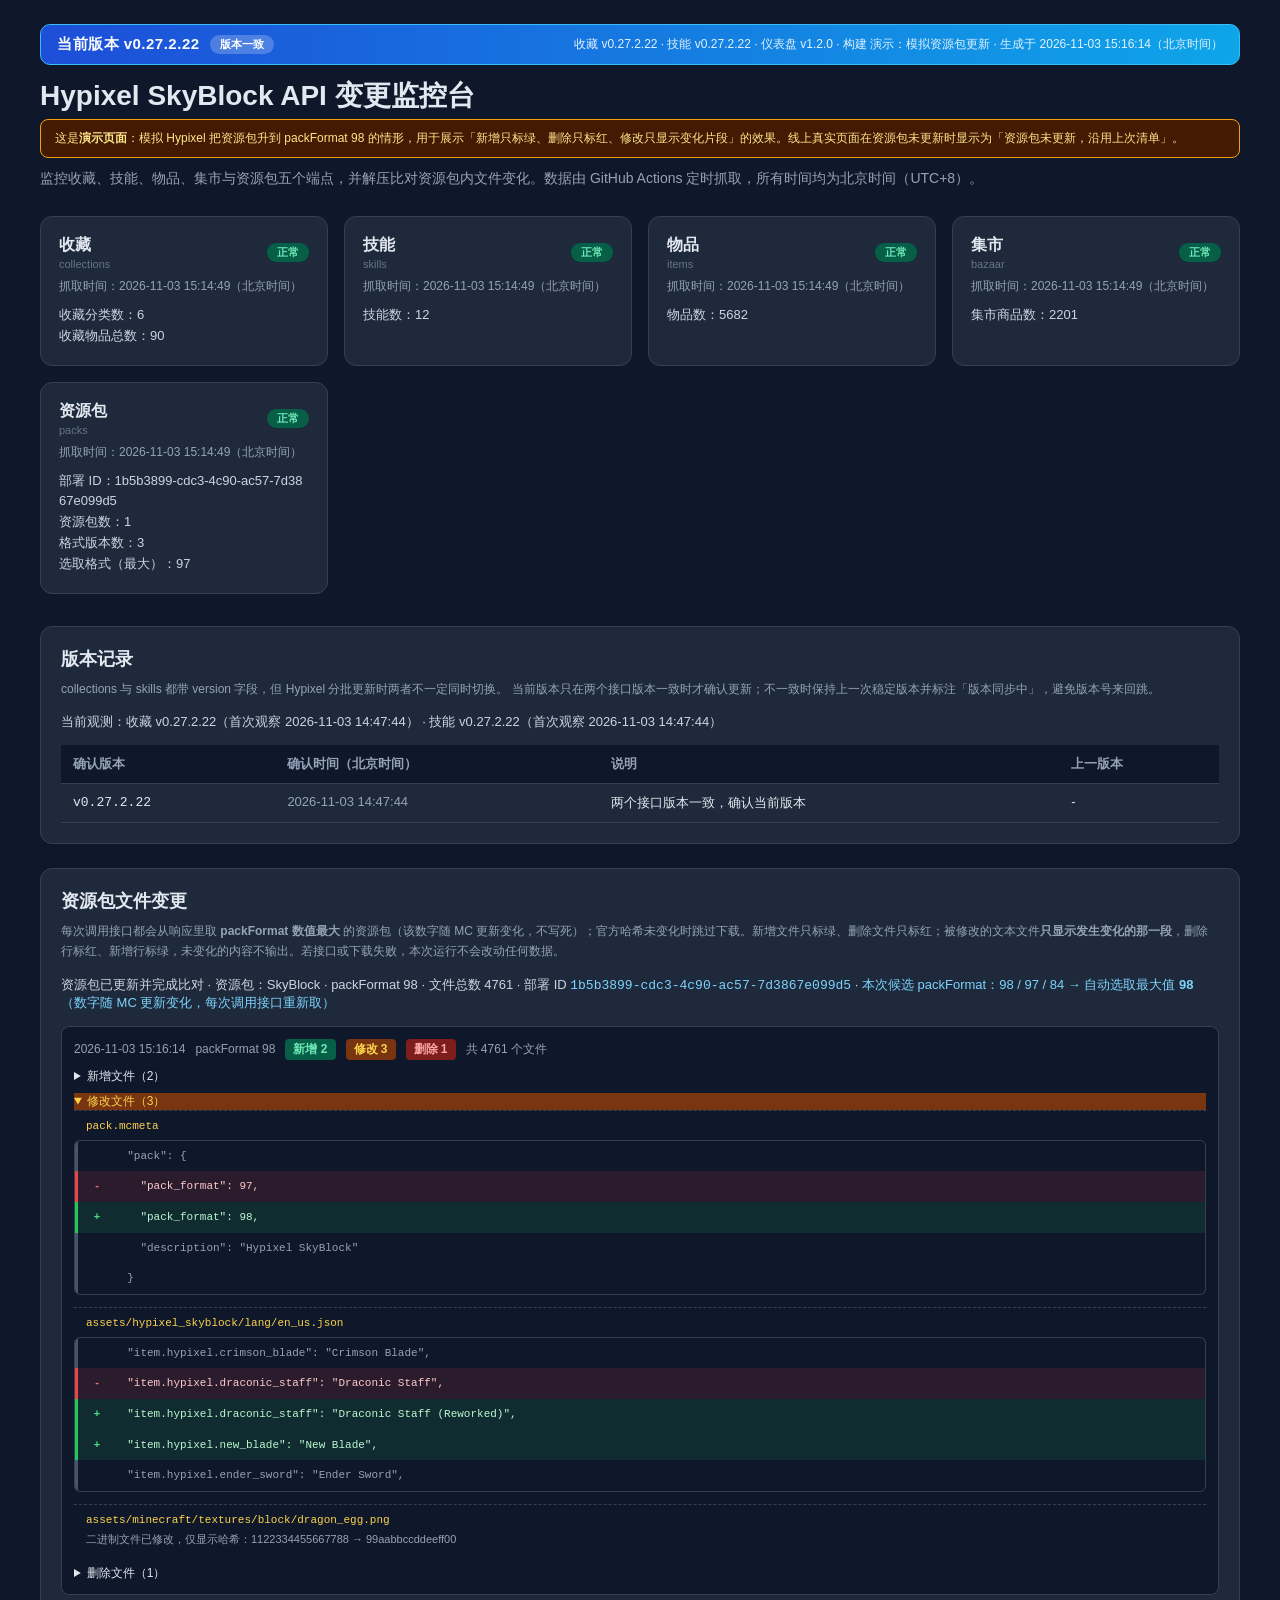
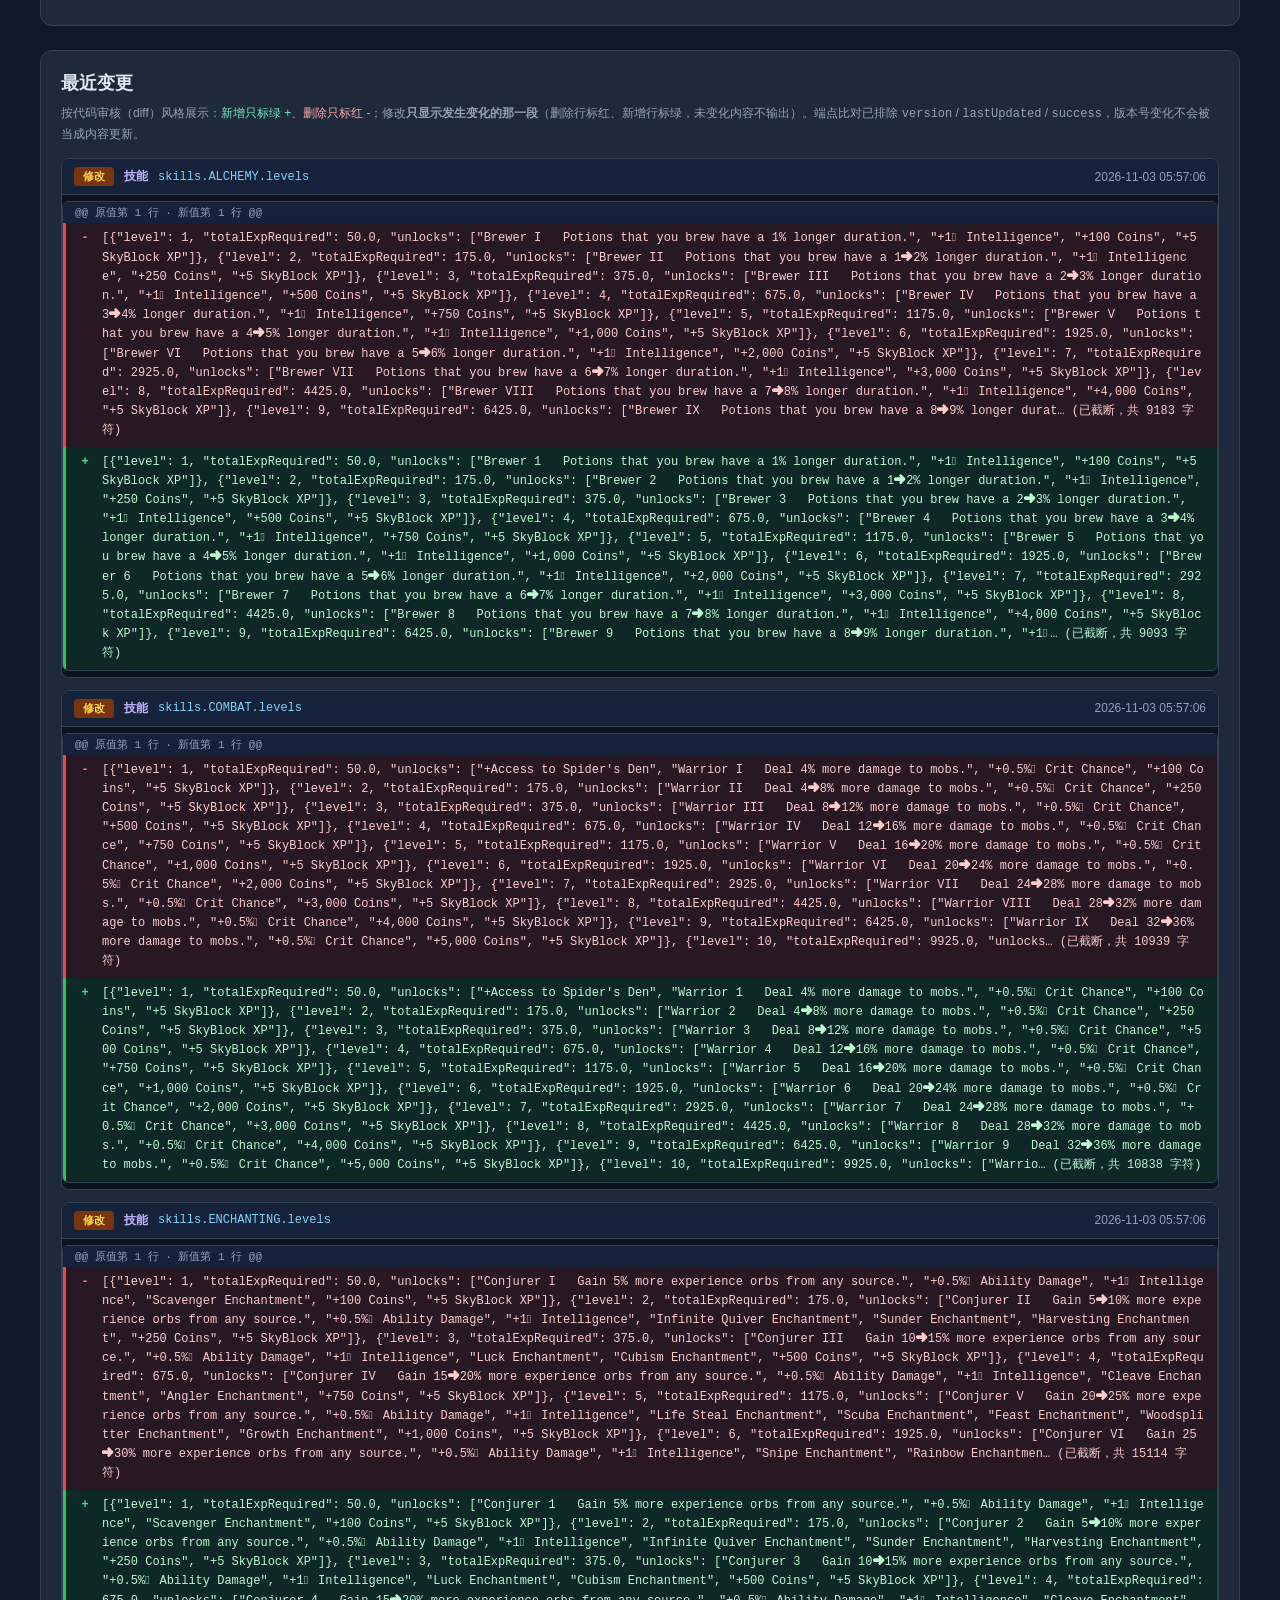
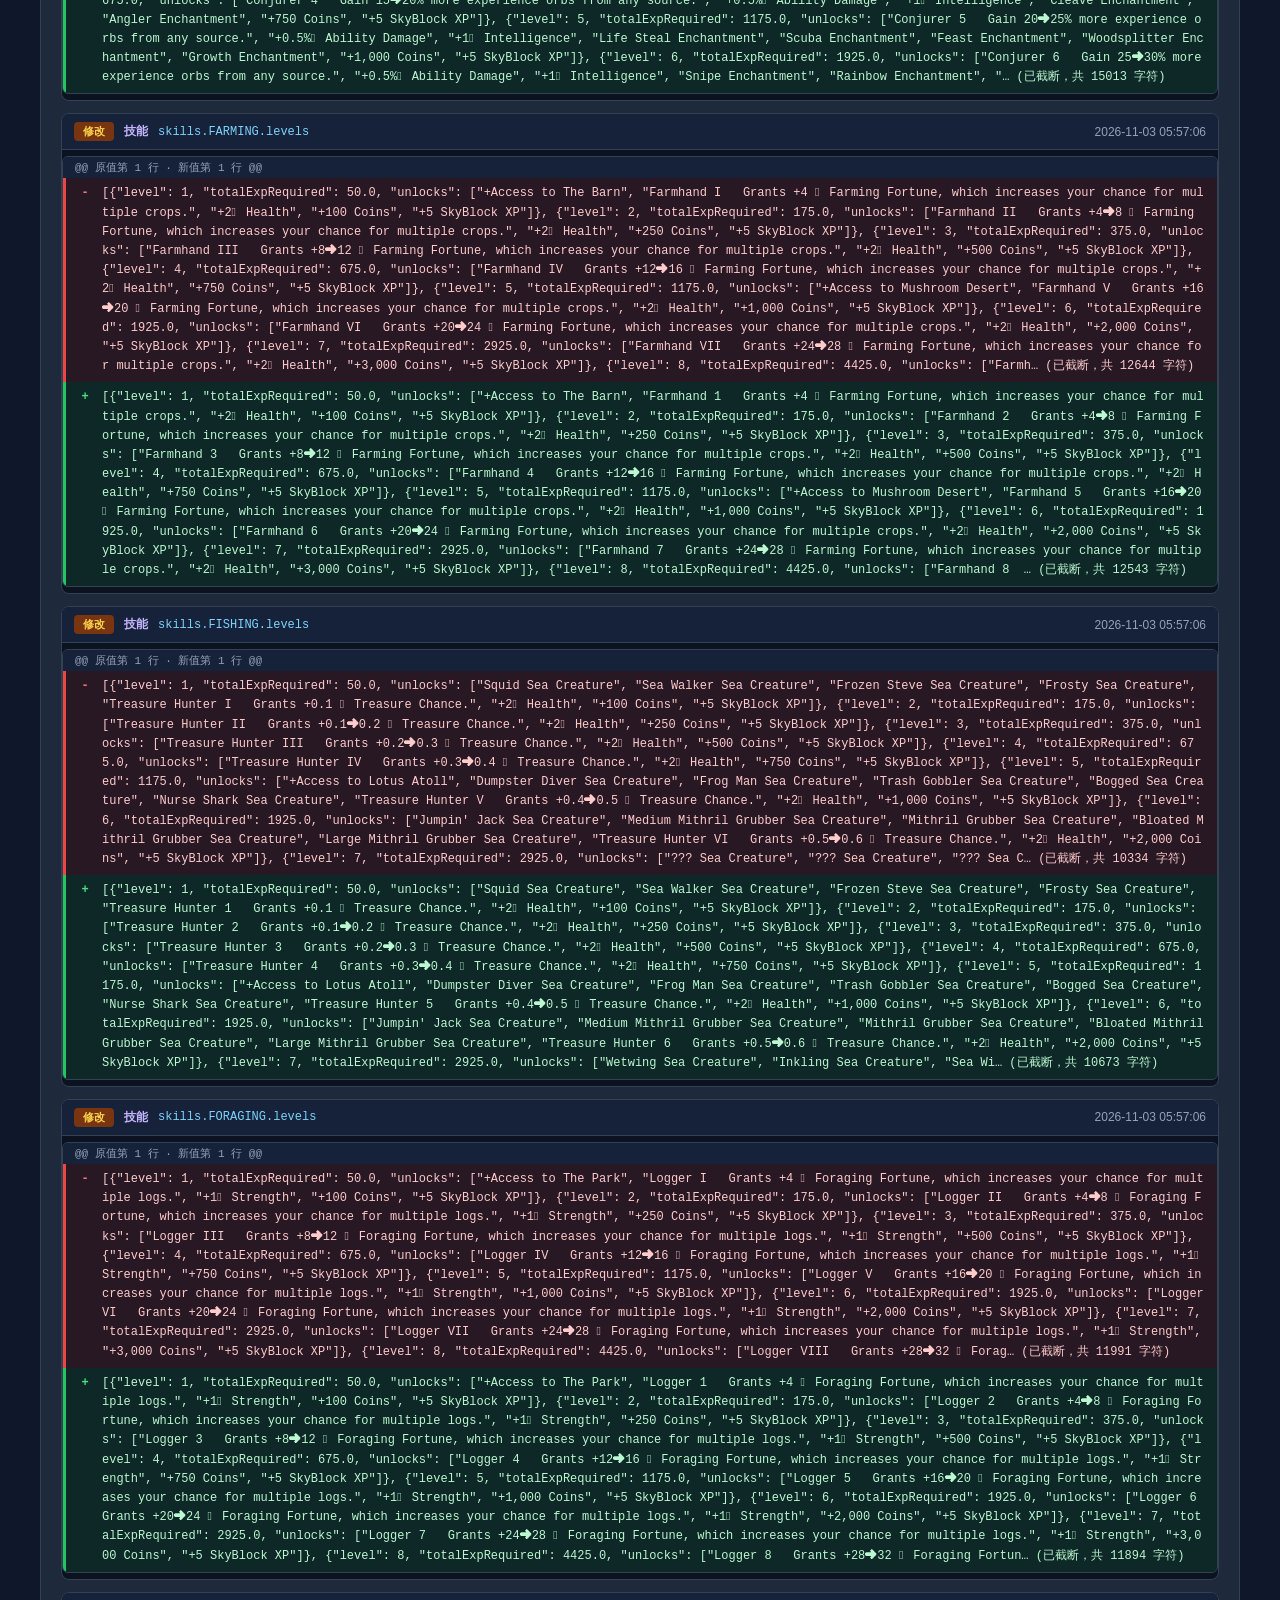
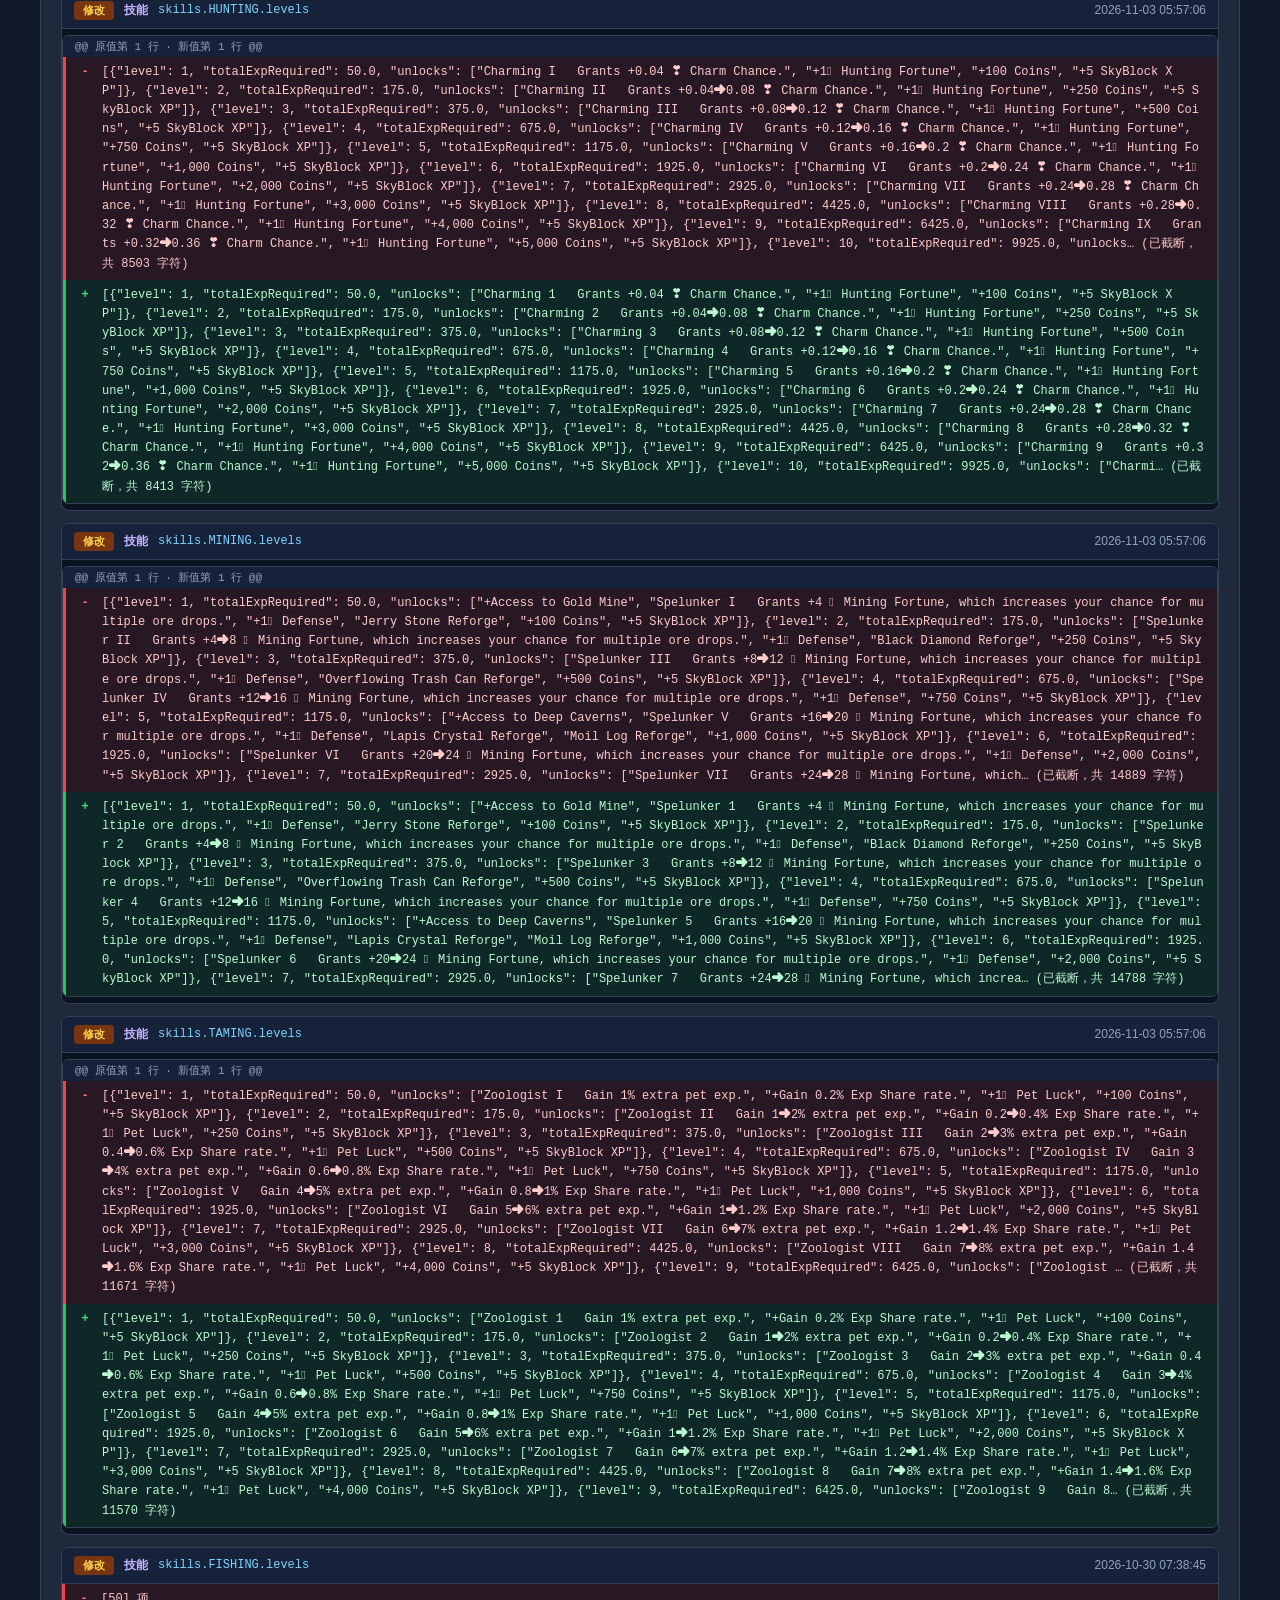
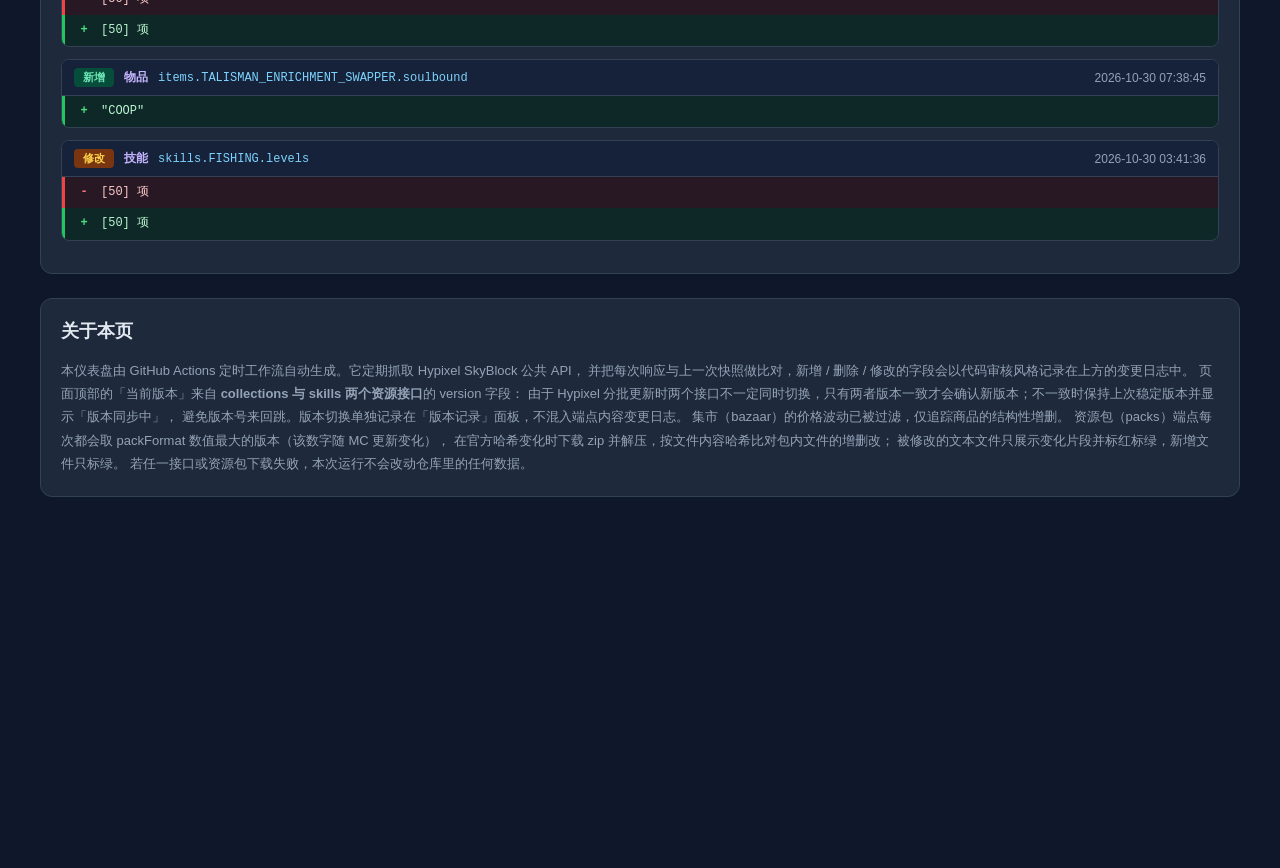
<file: site/preview-pack-update-demo.html>
<!DOCTYPE html>
<html lang="zh-CN">
<head>
  <meta charset="UTF-8" />
  <meta name="viewport" content="width=device-width, initial-scale=1.0" />
  <title>Hypixel SkyBlock API 变更监控台</title>
  <style>
    * { box-sizing: border-box; }
    body {
      font-family: "PingFang SC", "Microsoft YaHei", "Noto Sans CJK SC", -apple-system, BlinkMacSystemFont, "Segoe UI", Roboto, sans-serif;
      background: #0f172a;
      color: #e2e8f0;
      margin: 0;
      padding: 24px;
    }
    .container { max-width: 1200px; margin: 0 auto; }
    .version-bar {
      display: flex; flex-wrap: wrap; align-items: center; justify-content: space-between;
      gap: 8px; padding: 10px 16px; margin-bottom: 12px;
      background: linear-gradient(90deg, #1d4ed8, #0ea5e9);
      border: 1px solid #38bdf8; border-radius: 10px;
    }
    .version-main { display: flex; align-items: center; gap: 10px; }
    .version-tag { font-size: 15px; font-weight: 700; color: #f8fafc; letter-spacing: .5px; }
    .sync-badge {
      font-size: 11px; font-weight: 700; padding: 2px 10px; border-radius: 999px;
      background: rgba(255,255,255,.22); color: #fff;
    }
    .sync-syncing, .sync-partial { background: #f59e0b; color: #1f2937; }
    .version-meta { font-size: 12px; color: #e0f2fe; }
    .version-note {
      background: #451a03; border: 1px solid #f59e0b; color: #fde68a;
      border-radius: 8px; padding: 8px 14px; font-size: 12px; margin-bottom: 20px;
    }
    h1 { margin: 0 0 4px 0; font-size: 28px; }
    .subtitle { color: #94a3b8; margin-bottom: 28px; font-size: 14px; }
    .cards {
      display: grid; grid-template-columns: repeat(auto-fit, minmax(240px, 1fr));
      gap: 16px; margin-bottom: 32px;
    }
    .card { background: #1e293b; border: 1px solid #334155; border-radius: 12px; padding: 18px; }
    .card-header { display: flex; justify-content: space-between; align-items: center; margin-bottom: 8px; }
    .endpoint-name { font-weight: 700; font-size: 16px; }
    .endpoint-id { display: block; font-size: 11px; font-weight: 400; color: #64748b; margin-top: 2px; }
    .badge { padding: 2px 10px; border-radius: 999px; font-size: 11px; font-weight: 700; }
    .badge-ok { background: #065f46; color: #6ee7b7; }
    .badge-error { background: #7f1d1d; color: #fca5a5; }
    .fetched { font-size: 12px; color: #94a3b8; margin-bottom: 10px; }
    .summary { font-size: 13px; color: #cbd5e1; line-height: 1.6; word-break: break-all; }
    h2 { font-size: 18px; margin: 0 0 16px 0; }
    .panel {
      background: #1e293b; border: 1px solid #334155; border-radius: 12px;
      padding: 20px; margin-bottom: 24px; overflow-x: auto;
    }
    .hint { color: #94a3b8; font-size: 12px; line-height: 1.7; margin: -8px 0 14px 0; }
    .pack-meta { font-size: 13px; color: #cbd5e1; margin-bottom: 14px; word-break: break-all; }
    .pack-meta code { color: #7dd3fc; }
    .pack-error { color: #fca5a5; font-size: 12px; }
    .pack-change { background: #0f172a; border: 1px solid #334155; border-radius: 8px; padding: 12px; margin-bottom: 10px; }
    .pack-change-head { display: flex; flex-wrap: wrap; gap: 10px; align-items: center; font-size: 12px; color: #94a3b8; }
    .cnt { padding: 2px 8px; border-radius: 4px; font-weight: 700; }
    .cnt-add { background: #065f46; color: #6ee7b7; }
    .cnt-mod { background: #78350f; color: #fcd34d; }
    .cnt-del { background: #7f1d1d; color: #fca5a5; }
    .pack-note { font-size: 12px; color: #64748b; margin-top: 8px; }
    .pack-files { margin-top: 8px; }
    .pack-files summary { cursor: pointer; font-size: 12px; user-select: none; }
    .pack-more { color: #64748b; font-size: 11px; padding: 6px 12px; }

    /* ---- 代码审核 / git diff 风格 ---- */
    .diff-block {
      background: #0b1220; border: 1px solid #334155; border-radius: 8px;
      margin-bottom: 12px; overflow: hidden;
    }
    .diff-header {
      display: flex; flex-wrap: wrap; align-items: center; gap: 10px;
      padding: 8px 12px; background: #16213a; border-bottom: 1px solid #334155;
      font-size: 12px;
    }
    .diff-badge { padding: 2px 9px; border-radius: 4px; font-size: 11px; font-weight: 700; }
    .badge-add { background: #064e3b; color: #6ee7b7; }
    .badge-del { background: #7f1d1d; color: #fca5a5; }
    .badge-mod { background: #78350f; color: #fcd34d; }
    .badge-ver { background: #1e40af; color: #bfdbfe; }
    .diff-endpoint { color: #c4b5fd; font-weight: 600; }
    .diff-path { color: #7dd3fc; word-break: break-all; }
    .diff-time { color: #94a3b8; margin-left: auto; white-space: nowrap; }
    .diff-lines { font-family: ui-monospace, SFMono-Regular, Menlo, Consolas, "Liberation Mono", monospace; }
    .diff-line { display: flex; align-items: flex-start; gap: 10px; padding: 6px 12px; font-size: 12px; line-height: 1.6; }
    .diff-line .sign { flex: 0 0 14px; font-weight: 700; text-align: center; }
    .diff-line code { white-space: pre-wrap; word-break: break-all; }
    .diff-code { min-width: 0; flex: 1; }
    .diff-add { background: rgba(34,197,94,.12); border-left: 3px solid #22c55e; color: #bbf7d0; }
    .diff-add .sign { color: #4ade80; }
    .diff-del { background: rgba(239,68,68,.12); border-left: 3px solid #ef4444; color: #fecaca; }
    .diff-del .sign { color: #f87171; }
    .diff-mod { background: rgba(245,158,11,.12); border-left: 3px solid #f59e0b; color: #fde68a; }
    .diff-mod .sign { color: #fbbf24; }
    .value-details { margin-top: 6px; font-family: inherit; }
    .value-details summary { cursor: pointer; font-size: 11px; color: #38bdf8; user-select: none; }
    .value-details summary:hover { text-decoration: underline; }
    .value-details pre {
      margin: 6px 0 0 0; padding: 8px; background: #060b16; border: 1px solid #334155;
      border-radius: 6px; font-size: 11px; line-height: 1.5; color: #e2e8f0;
      white-space: pre-wrap; word-break: break-all; max-height: 260px; overflow: auto;
    }
    .pack-files .diff-line { font-size: 11px; }
    .pack-files code { color: inherit; }
    .pack-mod { border-top: 1px dashed #334155; padding: 6px 0; }
    .pack-mod-head { font-size: 11px; color: #fcd34d; padding: 2px 12px; word-break: break-all; }
    .pack-binary { color: #94a3b8; font-size: 11px; padding: 4px 12px; }
    .pack-formats { color: #7dd3fc; }

    /* ---- 只显示变化片段 ---- */
    .diff-hunks { border: 1px solid #334155; border-radius: 6px; margin: 6px 0; overflow-x: auto; }
    .diff-hunk { background: #16213a; color: #94a3b8; font-size: 11px; padding: 3px 12px; }
    .diff-omitted { color: #64748b; font-size: 11px; padding: 4px 12px; }
    .diff-ctx { border-left: 3px solid #475569; color: #94a3b8; }
    .diff-ctx .sign { color: #475569; }
    .skip-banner {
      background: #451a03; border: 1px solid #f59e0b; color: #fde68a;
      border-radius: 8px; padding: 10px 14px; font-size: 12px; margin-bottom: 12px;
    }

    table { width: 100%; border-collapse: collapse; font-size: 13px; }
    th, td { text-align: left; padding: 10px 12px; border-bottom: 1px solid #334155; vertical-align: top; }
    th { background: #0f172a; color: #94a3b8; font-weight: 600; position: sticky; top: 0; }
    tr:hover td { background: #283548; }
    .time { color: #94a3b8; white-space: nowrap; }
    .empty { text-align: center; color: #64748b; padding: 24px; }
    a { color: #38bdf8; }
  </style>
</head>
<body>
  <div class="container">
    
    <div class="version-bar">
      <div class="version-main">
        <span class="version-tag">当前版本 v0.27.2.22</span>
        <span class="sync-badge sync-aligned">版本一致</span>
      </div>
      <span class="version-meta">收藏 v0.27.2.22 &middot; 技能 v0.27.2.22 &middot; 仪表盘 v1.2.0 &middot; 构建 演示：模拟资源包更新 &middot; 生成于 2026-11-03 15:16:14（北京时间）</span>
    </div>
    

    <h1>Hypixel SkyBlock API 变更监控台</h1>
    <div class="skip-banner">这是<strong>演示页面</strong>：模拟 Hypixel 把资源包升到 packFormat 98 的情形，用于展示「新增只标绿、删除只标红、修改只显示变化片段」的效果。线上真实页面在资源包未更新时显示为「资源包未更新，沿用上次清单」。</div><div class="subtitle">监控收藏、技能、物品、集市与资源包五个端点，并解压比对资源包内文件变化。数据由 GitHub Actions 定时抓取，所有时间均为北京时间（UTC+8）。</div>

    <div class="cards">
            <div class="card">
              <div class="card-header">
                <span class="endpoint-name">收藏<span class="endpoint-id">collections</span></span>
                <span class="badge badge-ok">正常</span>
              </div>
              <div class="fetched">抓取时间：2026-11-03 15:14:49（北京时间）</div>
              <div class="summary">收藏分类数：6<br>收藏物品总数：90</div>
            </div>
            
            <div class="card">
              <div class="card-header">
                <span class="endpoint-name">技能<span class="endpoint-id">skills</span></span>
                <span class="badge badge-ok">正常</span>
              </div>
              <div class="fetched">抓取时间：2026-11-03 15:14:49（北京时间）</div>
              <div class="summary">技能数：12</div>
            </div>
            
            <div class="card">
              <div class="card-header">
                <span class="endpoint-name">物品<span class="endpoint-id">items</span></span>
                <span class="badge badge-ok">正常</span>
              </div>
              <div class="fetched">抓取时间：2026-11-03 15:14:49（北京时间）</div>
              <div class="summary">物品数：5682</div>
            </div>
            
            <div class="card">
              <div class="card-header">
                <span class="endpoint-name">集市<span class="endpoint-id">bazaar</span></span>
                <span class="badge badge-ok">正常</span>
              </div>
              <div class="fetched">抓取时间：2026-11-03 15:14:49（北京时间）</div>
              <div class="summary">集市商品数：2201</div>
            </div>
            
            <div class="card">
              <div class="card-header">
                <span class="endpoint-name">资源包<span class="endpoint-id">packs</span></span>
                <span class="badge badge-ok">正常</span>
              </div>
              <div class="fetched">抓取时间：2026-11-03 15:14:49（北京时间）</div>
              <div class="summary">部署 ID：1b5b3899-cdc3-4c90-ac57-7d3867e099d5<br>资源包数：1<br>格式版本数：3<br>选取格式（最大）：97</div>
            </div>
            </div>

    
    <div class="panel">
      <h2>版本记录</h2>
      <p class="hint">collections 与 skills 都带 version 字段，但 Hypixel 分批更新时两者不一定同时切换。
      当前版本只在两个接口版本一致时才确认更新；不一致时保持上一次稳定版本并标注「版本同步中」，避免版本号来回跳。</p>
      <div class="pack-meta">当前观测：收藏 v0.27.2.22（首次观察 2026-11-03 14:47:44） &middot; 技能 v0.27.2.22（首次观察 2026-11-03 14:47:44）</div>
      <table>
        <thead><tr><th>确认版本</th><th>确认时间（北京时间）</th><th>说明</th><th>上一版本</th></tr></thead>
        <tbody>
            <tr>
              <td><code>v0.27.2.22</code></td>
              <td class="time">2026-11-03 14:47:44</td>
              <td>两个接口版本一致，确认当前版本</td>
              <td>-</td>
            </tr>
            </tbody>
      </table>
    </div>
    

    
    <div class="panel">
      <h2>资源包文件变更</h2>
      <p class="hint">每次调用接口都会从响应里取 <strong>packFormat 数值最大</strong> 的资源包（该数字随 MC 更新变化，不写死）；官方哈希未变化时跳过下载。新增文件只标绿、删除文件只标红；被修改的文本文件<strong>只显示发生变化的那一段</strong>，删除行标红、新增行标绿，未变化的内容不输出。若接口或下载失败，本次运行不会改动任何数据。</p>
      <div class="pack-meta">资源包已更新并完成比对 &middot; 资源包：SkyBlock &middot; packFormat 98 &middot; 文件总数 4761 &middot; 部署 ID <code>1b5b3899-cdc3-4c90-ac57-7d3867e099d5</code> &middot; <span class="pack-formats">本次候选 packFormat：98 / 97 / 84 → 自动选取最大值 <strong>98</strong>（数字随 MC 更新变化，每次调用接口重新取）</span></div>
      
      
                <div class="pack-change">
                  <div class="pack-change-head">
                    <span class="time">2026-11-03 15:16:14</span>
                    <span>packFormat 98</span>
                    <span class="cnt cnt-add">新增 2</span>
                    <span class="cnt cnt-mod">修改 3</span>
                    <span class="cnt cnt-del">删除 1</span>
                    <span>共 4761 个文件</span>
                  </div>
                  
                  <details class="pack-files"><summary class="cnt-diff-add">新增文件（2）</summary><div class="diff-lines"><div class="diff-line diff-add"><span class="sign">+</span><div class="diff-code"><code>assets/minecraft/models/item/new_blade.json</code></div></div><div class="diff-line diff-add"><span class="sign">+</span><div class="diff-code"><code>assets/minecraft/textures/item/new_blade.png</code></div></div></div></details>
                  <details class="pack-files" open><summary class="cnt-mod">修改文件（3）</summary><div class="pack-mod"><div class="pack-mod-head"><code>pack.mcmeta</code></div><div class="diff-hunks"><div class="diff-line diff-ctx"><span class="sign"> </span><div class="diff-code"><code>  &quot;pack&quot;: {</code></div></div><div class="diff-line diff-del"><span class="sign">-</span><div class="diff-code"><code>    &quot;pack_format&quot;: 97,</code></div></div><div class="diff-line diff-add"><span class="sign">+</span><div class="diff-code"><code>    &quot;pack_format&quot;: 98,</code></div></div><div class="diff-line diff-ctx"><span class="sign"> </span><div class="diff-code"><code>    &quot;description&quot;: &quot;Hypixel SkyBlock&quot;</code></div></div><div class="diff-line diff-ctx"><span class="sign"> </span><div class="diff-code"><code>  }</code></div></div></div></div><div class="pack-mod"><div class="pack-mod-head"><code>assets/hypixel_skyblock/lang/en_us.json</code></div><div class="diff-hunks"><div class="diff-line diff-ctx"><span class="sign"> </span><div class="diff-code"><code>  &quot;item.hypixel.crimson_blade&quot;: &quot;Crimson Blade&quot;,</code></div></div><div class="diff-line diff-del"><span class="sign">-</span><div class="diff-code"><code>  &quot;item.hypixel.draconic_staff&quot;: &quot;Draconic Staff&quot;,</code></div></div><div class="diff-line diff-add"><span class="sign">+</span><div class="diff-code"><code>  &quot;item.hypixel.draconic_staff&quot;: &quot;Draconic Staff (Reworked)&quot;,</code></div></div><div class="diff-line diff-add"><span class="sign">+</span><div class="diff-code"><code>  &quot;item.hypixel.new_blade&quot;: &quot;New Blade&quot;,</code></div></div><div class="diff-line diff-ctx"><span class="sign"> </span><div class="diff-code"><code>  &quot;item.hypixel.ender_sword&quot;: &quot;Ender Sword&quot;,</code></div></div></div></div><div class="pack-mod"><div class="pack-mod-head"><code>assets/minecraft/textures/block/dragon_egg.png</code></div><div class="pack-binary">二进制文件已修改，仅显示哈希：1122334455667788 → 99aabbccddeeff00</div></div></details>
                  <details class="pack-files"><summary class="cnt-diff-del">删除文件（1）</summary><div class="diff-lines"><div class="diff-line diff-del"><span class="sign">-</span><div class="diff-code"><code>assets/minecraft/textures/item/removed_staff.png</code></div></div></div></details>
                </div>
                
    </div>
    

    <div class="panel">
      <h2>最近变更</h2>
      <p class="hint">按代码审核（diff）风格展示：<span style="color:#6ee7b7">新增只标绿 +</span>、<span style="color:#fca5a5">删除只标红 -</span>；修改<strong>只显示发生变化的那一段</strong>（删除行标红、新增行标绿，未变化内容不输出）。端点比对已排除 <code>version</code> / <code>lastUpdated</code> / <code>success</code>，版本号变化不会被当成内容更新。</p>
      
            <div class="diff-block diff-block-modified">
              <div class="diff-header">
                <span class="diff-badge badge-mod">修改</span>
                <span class="diff-endpoint">技能</span>
                <code class="diff-path">skills.ALCHEMY.levels</code>
                <span class="diff-time">2026-11-03 05:57:06</span>
              </div>
              <div class="diff-lines"><div class="diff-hunks"><div class="diff-hunk">@@ 原值第 1 行 · 新值第 1 行 @@</div><div class="diff-line diff-del"><span class="sign">-</span><div class="diff-code"><code>[{&quot;level&quot;: 1, &quot;totalExpRequired&quot;: 50.0, &quot;unlocks&quot;: [&quot;Brewer I   Potions that you brew have a 1% longer duration.&quot;, &quot;+1 Intelligence&quot;, &quot;+100 Coins&quot;, &quot;+5 SkyBlock XP&quot;]}, {&quot;level&quot;: 2, &quot;totalExpRequired&quot;: 175.0, &quot;unlocks&quot;: [&quot;Brewer II   Potions that you brew have a 1➜2% longer duration.&quot;, &quot;+1 Intelligence&quot;, &quot;+250 Coins&quot;, &quot;+5 SkyBlock XP&quot;]}, {&quot;level&quot;: 3, &quot;totalExpRequired&quot;: 375.0, &quot;unlocks&quot;: [&quot;Brewer III   Potions that you brew have a 2➜3% longer duration.&quot;, &quot;+1 Intelligence&quot;, &quot;+500 Coins&quot;, &quot;+5 SkyBlock XP&quot;]}, {&quot;level&quot;: 4, &quot;totalExpRequired&quot;: 675.0, &quot;unlocks&quot;: [&quot;Brewer IV   Potions that you brew have a 3➜4% longer duration.&quot;, &quot;+1 Intelligence&quot;, &quot;+750 Coins&quot;, &quot;+5 SkyBlock XP&quot;]}, {&quot;level&quot;: 5, &quot;totalExpRequired&quot;: 1175.0, &quot;unlocks&quot;: [&quot;Brewer V   Potions that you brew have a 4➜5% longer duration.&quot;, &quot;+1 Intelligence&quot;, &quot;+1,000 Coins&quot;, &quot;+5 SkyBlock XP&quot;]}, {&quot;level&quot;: 6, &quot;totalExpRequired&quot;: 1925.0, &quot;unlocks&quot;: [&quot;Brewer VI   Potions that you brew have a 5➜6% longer duration.&quot;, &quot;+1 Intelligence&quot;, &quot;+2,000 Coins&quot;, &quot;+5 SkyBlock XP&quot;]}, {&quot;level&quot;: 7, &quot;totalExpRequired&quot;: 2925.0, &quot;unlocks&quot;: [&quot;Brewer VII   Potions that you brew have a 6➜7% longer duration.&quot;, &quot;+1 Intelligence&quot;, &quot;+3,000 Coins&quot;, &quot;+5 SkyBlock XP&quot;]}, {&quot;level&quot;: 8, &quot;totalExpRequired&quot;: 4425.0, &quot;unlocks&quot;: [&quot;Brewer VIII   Potions that you brew have a 7➜8% longer duration.&quot;, &quot;+1 Intelligence&quot;, &quot;+4,000 Coins&quot;, &quot;+5 SkyBlock XP&quot;]}, {&quot;level&quot;: 9, &quot;totalExpRequired&quot;: 6425.0, &quot;unlocks&quot;: [&quot;Brewer IX   Potions that you brew have a 8➜9% longer durat… (已截断，共 9183 字符)</code></div></div><div class="diff-line diff-add"><span class="sign">+</span><div class="diff-code"><code>[{&quot;level&quot;: 1, &quot;totalExpRequired&quot;: 50.0, &quot;unlocks&quot;: [&quot;Brewer 1   Potions that you brew have a 1% longer duration.&quot;, &quot;+1 Intelligence&quot;, &quot;+100 Coins&quot;, &quot;+5 SkyBlock XP&quot;]}, {&quot;level&quot;: 2, &quot;totalExpRequired&quot;: 175.0, &quot;unlocks&quot;: [&quot;Brewer 2   Potions that you brew have a 1➜2% longer duration.&quot;, &quot;+1 Intelligence&quot;, &quot;+250 Coins&quot;, &quot;+5 SkyBlock XP&quot;]}, {&quot;level&quot;: 3, &quot;totalExpRequired&quot;: 375.0, &quot;unlocks&quot;: [&quot;Brewer 3   Potions that you brew have a 2➜3% longer duration.&quot;, &quot;+1 Intelligence&quot;, &quot;+500 Coins&quot;, &quot;+5 SkyBlock XP&quot;]}, {&quot;level&quot;: 4, &quot;totalExpRequired&quot;: 675.0, &quot;unlocks&quot;: [&quot;Brewer 4   Potions that you brew have a 3➜4% longer duration.&quot;, &quot;+1 Intelligence&quot;, &quot;+750 Coins&quot;, &quot;+5 SkyBlock XP&quot;]}, {&quot;level&quot;: 5, &quot;totalExpRequired&quot;: 1175.0, &quot;unlocks&quot;: [&quot;Brewer 5   Potions that you brew have a 4➜5% longer duration.&quot;, &quot;+1 Intelligence&quot;, &quot;+1,000 Coins&quot;, &quot;+5 SkyBlock XP&quot;]}, {&quot;level&quot;: 6, &quot;totalExpRequired&quot;: 1925.0, &quot;unlocks&quot;: [&quot;Brewer 6   Potions that you brew have a 5➜6% longer duration.&quot;, &quot;+1 Intelligence&quot;, &quot;+2,000 Coins&quot;, &quot;+5 SkyBlock XP&quot;]}, {&quot;level&quot;: 7, &quot;totalExpRequired&quot;: 2925.0, &quot;unlocks&quot;: [&quot;Brewer 7   Potions that you brew have a 6➜7% longer duration.&quot;, &quot;+1 Intelligence&quot;, &quot;+3,000 Coins&quot;, &quot;+5 SkyBlock XP&quot;]}, {&quot;level&quot;: 8, &quot;totalExpRequired&quot;: 4425.0, &quot;unlocks&quot;: [&quot;Brewer 8   Potions that you brew have a 7➜8% longer duration.&quot;, &quot;+1 Intelligence&quot;, &quot;+4,000 Coins&quot;, &quot;+5 SkyBlock XP&quot;]}, {&quot;level&quot;: 9, &quot;totalExpRequired&quot;: 6425.0, &quot;unlocks&quot;: [&quot;Brewer 9   Potions that you brew have a 8➜9% longer duration.&quot;, &quot;+1… (已截断，共 9093 字符)</code></div></div></div></div>
            </div>
            
            <div class="diff-block diff-block-modified">
              <div class="diff-header">
                <span class="diff-badge badge-mod">修改</span>
                <span class="diff-endpoint">技能</span>
                <code class="diff-path">skills.COMBAT.levels</code>
                <span class="diff-time">2026-11-03 05:57:06</span>
              </div>
              <div class="diff-lines"><div class="diff-hunks"><div class="diff-hunk">@@ 原值第 1 行 · 新值第 1 行 @@</div><div class="diff-line diff-del"><span class="sign">-</span><div class="diff-code"><code>[{&quot;level&quot;: 1, &quot;totalExpRequired&quot;: 50.0, &quot;unlocks&quot;: [&quot;+Access to Spider&#x27;s Den&quot;, &quot;Warrior I   Deal 4% more damage to mobs.&quot;, &quot;+0.5% Crit Chance&quot;, &quot;+100 Coins&quot;, &quot;+5 SkyBlock XP&quot;]}, {&quot;level&quot;: 2, &quot;totalExpRequired&quot;: 175.0, &quot;unlocks&quot;: [&quot;Warrior II   Deal 4➜8% more damage to mobs.&quot;, &quot;+0.5% Crit Chance&quot;, &quot;+250 Coins&quot;, &quot;+5 SkyBlock XP&quot;]}, {&quot;level&quot;: 3, &quot;totalExpRequired&quot;: 375.0, &quot;unlocks&quot;: [&quot;Warrior III   Deal 8➜12% more damage to mobs.&quot;, &quot;+0.5% Crit Chance&quot;, &quot;+500 Coins&quot;, &quot;+5 SkyBlock XP&quot;]}, {&quot;level&quot;: 4, &quot;totalExpRequired&quot;: 675.0, &quot;unlocks&quot;: [&quot;Warrior IV   Deal 12➜16% more damage to mobs.&quot;, &quot;+0.5% Crit Chance&quot;, &quot;+750 Coins&quot;, &quot;+5 SkyBlock XP&quot;]}, {&quot;level&quot;: 5, &quot;totalExpRequired&quot;: 1175.0, &quot;unlocks&quot;: [&quot;Warrior V   Deal 16➜20% more damage to mobs.&quot;, &quot;+0.5% Crit Chance&quot;, &quot;+1,000 Coins&quot;, &quot;+5 SkyBlock XP&quot;]}, {&quot;level&quot;: 6, &quot;totalExpRequired&quot;: 1925.0, &quot;unlocks&quot;: [&quot;Warrior VI   Deal 20➜24% more damage to mobs.&quot;, &quot;+0.5% Crit Chance&quot;, &quot;+2,000 Coins&quot;, &quot;+5 SkyBlock XP&quot;]}, {&quot;level&quot;: 7, &quot;totalExpRequired&quot;: 2925.0, &quot;unlocks&quot;: [&quot;Warrior VII   Deal 24➜28% more damage to mobs.&quot;, &quot;+0.5% Crit Chance&quot;, &quot;+3,000 Coins&quot;, &quot;+5 SkyBlock XP&quot;]}, {&quot;level&quot;: 8, &quot;totalExpRequired&quot;: 4425.0, &quot;unlocks&quot;: [&quot;Warrior VIII   Deal 28➜32% more damage to mobs.&quot;, &quot;+0.5% Crit Chance&quot;, &quot;+4,000 Coins&quot;, &quot;+5 SkyBlock XP&quot;]}, {&quot;level&quot;: 9, &quot;totalExpRequired&quot;: 6425.0, &quot;unlocks&quot;: [&quot;Warrior IX   Deal 32➜36% more damage to mobs.&quot;, &quot;+0.5% Crit Chance&quot;, &quot;+5,000 Coins&quot;, &quot;+5 SkyBlock XP&quot;]}, {&quot;level&quot;: 10, &quot;totalExpRequired&quot;: 9925.0, &quot;unlocks… (已截断，共 10939 字符)</code></div></div><div class="diff-line diff-add"><span class="sign">+</span><div class="diff-code"><code>[{&quot;level&quot;: 1, &quot;totalExpRequired&quot;: 50.0, &quot;unlocks&quot;: [&quot;+Access to Spider&#x27;s Den&quot;, &quot;Warrior 1   Deal 4% more damage to mobs.&quot;, &quot;+0.5% Crit Chance&quot;, &quot;+100 Coins&quot;, &quot;+5 SkyBlock XP&quot;]}, {&quot;level&quot;: 2, &quot;totalExpRequired&quot;: 175.0, &quot;unlocks&quot;: [&quot;Warrior 2   Deal 4➜8% more damage to mobs.&quot;, &quot;+0.5% Crit Chance&quot;, &quot;+250 Coins&quot;, &quot;+5 SkyBlock XP&quot;]}, {&quot;level&quot;: 3, &quot;totalExpRequired&quot;: 375.0, &quot;unlocks&quot;: [&quot;Warrior 3   Deal 8➜12% more damage to mobs.&quot;, &quot;+0.5% Crit Chance&quot;, &quot;+500 Coins&quot;, &quot;+5 SkyBlock XP&quot;]}, {&quot;level&quot;: 4, &quot;totalExpRequired&quot;: 675.0, &quot;unlocks&quot;: [&quot;Warrior 4   Deal 12➜16% more damage to mobs.&quot;, &quot;+0.5% Crit Chance&quot;, &quot;+750 Coins&quot;, &quot;+5 SkyBlock XP&quot;]}, {&quot;level&quot;: 5, &quot;totalExpRequired&quot;: 1175.0, &quot;unlocks&quot;: [&quot;Warrior 5   Deal 16➜20% more damage to mobs.&quot;, &quot;+0.5% Crit Chance&quot;, &quot;+1,000 Coins&quot;, &quot;+5 SkyBlock XP&quot;]}, {&quot;level&quot;: 6, &quot;totalExpRequired&quot;: 1925.0, &quot;unlocks&quot;: [&quot;Warrior 6   Deal 20➜24% more damage to mobs.&quot;, &quot;+0.5% Crit Chance&quot;, &quot;+2,000 Coins&quot;, &quot;+5 SkyBlock XP&quot;]}, {&quot;level&quot;: 7, &quot;totalExpRequired&quot;: 2925.0, &quot;unlocks&quot;: [&quot;Warrior 7   Deal 24➜28% more damage to mobs.&quot;, &quot;+0.5% Crit Chance&quot;, &quot;+3,000 Coins&quot;, &quot;+5 SkyBlock XP&quot;]}, {&quot;level&quot;: 8, &quot;totalExpRequired&quot;: 4425.0, &quot;unlocks&quot;: [&quot;Warrior 8   Deal 28➜32% more damage to mobs.&quot;, &quot;+0.5% Crit Chance&quot;, &quot;+4,000 Coins&quot;, &quot;+5 SkyBlock XP&quot;]}, {&quot;level&quot;: 9, &quot;totalExpRequired&quot;: 6425.0, &quot;unlocks&quot;: [&quot;Warrior 9   Deal 32➜36% more damage to mobs.&quot;, &quot;+0.5% Crit Chance&quot;, &quot;+5,000 Coins&quot;, &quot;+5 SkyBlock XP&quot;]}, {&quot;level&quot;: 10, &quot;totalExpRequired&quot;: 9925.0, &quot;unlocks&quot;: [&quot;Warrio… (已截断，共 10838 字符)</code></div></div></div></div>
            </div>
            
            <div class="diff-block diff-block-modified">
              <div class="diff-header">
                <span class="diff-badge badge-mod">修改</span>
                <span class="diff-endpoint">技能</span>
                <code class="diff-path">skills.ENCHANTING.levels</code>
                <span class="diff-time">2026-11-03 05:57:06</span>
              </div>
              <div class="diff-lines"><div class="diff-hunks"><div class="diff-hunk">@@ 原值第 1 行 · 新值第 1 行 @@</div><div class="diff-line diff-del"><span class="sign">-</span><div class="diff-code"><code>[{&quot;level&quot;: 1, &quot;totalExpRequired&quot;: 50.0, &quot;unlocks&quot;: [&quot;Conjurer I   Gain 5% more experience orbs from any source.&quot;, &quot;+0.5% Ability Damage&quot;, &quot;+1 Intelligence&quot;, &quot;Scavenger Enchantment&quot;, &quot;+100 Coins&quot;, &quot;+5 SkyBlock XP&quot;]}, {&quot;level&quot;: 2, &quot;totalExpRequired&quot;: 175.0, &quot;unlocks&quot;: [&quot;Conjurer II   Gain 5➜10% more experience orbs from any source.&quot;, &quot;+0.5% Ability Damage&quot;, &quot;+1 Intelligence&quot;, &quot;Infinite Quiver Enchantment&quot;, &quot;Sunder Enchantment&quot;, &quot;Harvesting Enchantment&quot;, &quot;+250 Coins&quot;, &quot;+5 SkyBlock XP&quot;]}, {&quot;level&quot;: 3, &quot;totalExpRequired&quot;: 375.0, &quot;unlocks&quot;: [&quot;Conjurer III   Gain 10➜15% more experience orbs from any source.&quot;, &quot;+0.5% Ability Damage&quot;, &quot;+1 Intelligence&quot;, &quot;Luck Enchantment&quot;, &quot;Cubism Enchantment&quot;, &quot;+500 Coins&quot;, &quot;+5 SkyBlock XP&quot;]}, {&quot;level&quot;: 4, &quot;totalExpRequired&quot;: 675.0, &quot;unlocks&quot;: [&quot;Conjurer IV   Gain 15➜20% more experience orbs from any source.&quot;, &quot;+0.5% Ability Damage&quot;, &quot;+1 Intelligence&quot;, &quot;Cleave Enchantment&quot;, &quot;Angler Enchantment&quot;, &quot;+750 Coins&quot;, &quot;+5 SkyBlock XP&quot;]}, {&quot;level&quot;: 5, &quot;totalExpRequired&quot;: 1175.0, &quot;unlocks&quot;: [&quot;Conjurer V   Gain 20➜25% more experience orbs from any source.&quot;, &quot;+0.5% Ability Damage&quot;, &quot;+1 Intelligence&quot;, &quot;Life Steal Enchantment&quot;, &quot;Scuba Enchantment&quot;, &quot;Feast Enchantment&quot;, &quot;Woodsplitter Enchantment&quot;, &quot;Growth Enchantment&quot;, &quot;+1,000 Coins&quot;, &quot;+5 SkyBlock XP&quot;]}, {&quot;level&quot;: 6, &quot;totalExpRequired&quot;: 1925.0, &quot;unlocks&quot;: [&quot;Conjurer VI   Gain 25➜30% more experience orbs from any source.&quot;, &quot;+0.5% Ability Damage&quot;, &quot;+1 Intelligence&quot;, &quot;Snipe Enchantment&quot;, &quot;Rainbow Enchantmen… (已截断，共 15114 字符)</code></div></div><div class="diff-line diff-add"><span class="sign">+</span><div class="diff-code"><code>[{&quot;level&quot;: 1, &quot;totalExpRequired&quot;: 50.0, &quot;unlocks&quot;: [&quot;Conjurer 1   Gain 5% more experience orbs from any source.&quot;, &quot;+0.5% Ability Damage&quot;, &quot;+1 Intelligence&quot;, &quot;Scavenger Enchantment&quot;, &quot;+100 Coins&quot;, &quot;+5 SkyBlock XP&quot;]}, {&quot;level&quot;: 2, &quot;totalExpRequired&quot;: 175.0, &quot;unlocks&quot;: [&quot;Conjurer 2   Gain 5➜10% more experience orbs from any source.&quot;, &quot;+0.5% Ability Damage&quot;, &quot;+1 Intelligence&quot;, &quot;Infinite Quiver Enchantment&quot;, &quot;Sunder Enchantment&quot;, &quot;Harvesting Enchantment&quot;, &quot;+250 Coins&quot;, &quot;+5 SkyBlock XP&quot;]}, {&quot;level&quot;: 3, &quot;totalExpRequired&quot;: 375.0, &quot;unlocks&quot;: [&quot;Conjurer 3   Gain 10➜15% more experience orbs from any source.&quot;, &quot;+0.5% Ability Damage&quot;, &quot;+1 Intelligence&quot;, &quot;Luck Enchantment&quot;, &quot;Cubism Enchantment&quot;, &quot;+500 Coins&quot;, &quot;+5 SkyBlock XP&quot;]}, {&quot;level&quot;: 4, &quot;totalExpRequired&quot;: 675.0, &quot;unlocks&quot;: [&quot;Conjurer 4   Gain 15➜20% more experience orbs from any source.&quot;, &quot;+0.5% Ability Damage&quot;, &quot;+1 Intelligence&quot;, &quot;Cleave Enchantment&quot;, &quot;Angler Enchantment&quot;, &quot;+750 Coins&quot;, &quot;+5 SkyBlock XP&quot;]}, {&quot;level&quot;: 5, &quot;totalExpRequired&quot;: 1175.0, &quot;unlocks&quot;: [&quot;Conjurer 5   Gain 20➜25% more experience orbs from any source.&quot;, &quot;+0.5% Ability Damage&quot;, &quot;+1 Intelligence&quot;, &quot;Life Steal Enchantment&quot;, &quot;Scuba Enchantment&quot;, &quot;Feast Enchantment&quot;, &quot;Woodsplitter Enchantment&quot;, &quot;Growth Enchantment&quot;, &quot;+1,000 Coins&quot;, &quot;+5 SkyBlock XP&quot;]}, {&quot;level&quot;: 6, &quot;totalExpRequired&quot;: 1925.0, &quot;unlocks&quot;: [&quot;Conjurer 6   Gain 25➜30% more experience orbs from any source.&quot;, &quot;+0.5% Ability Damage&quot;, &quot;+1 Intelligence&quot;, &quot;Snipe Enchantment&quot;, &quot;Rainbow Enchantment&quot;, &quot;… (已截断，共 15013 字符)</code></div></div></div></div>
            </div>
            
            <div class="diff-block diff-block-modified">
              <div class="diff-header">
                <span class="diff-badge badge-mod">修改</span>
                <span class="diff-endpoint">技能</span>
                <code class="diff-path">skills.FARMING.levels</code>
                <span class="diff-time">2026-11-03 05:57:06</span>
              </div>
              <div class="diff-lines"><div class="diff-hunks"><div class="diff-hunk">@@ 原值第 1 行 · 新值第 1 行 @@</div><div class="diff-line diff-del"><span class="sign">-</span><div class="diff-code"><code>[{&quot;level&quot;: 1, &quot;totalExpRequired&quot;: 50.0, &quot;unlocks&quot;: [&quot;+Access to The Barn&quot;, &quot;Farmhand I   Grants +4  Farming Fortune, which increases your chance for multiple crops.&quot;, &quot;+2 Health&quot;, &quot;+100 Coins&quot;, &quot;+5 SkyBlock XP&quot;]}, {&quot;level&quot;: 2, &quot;totalExpRequired&quot;: 175.0, &quot;unlocks&quot;: [&quot;Farmhand II   Grants +4➜8  Farming Fortune, which increases your chance for multiple crops.&quot;, &quot;+2 Health&quot;, &quot;+250 Coins&quot;, &quot;+5 SkyBlock XP&quot;]}, {&quot;level&quot;: 3, &quot;totalExpRequired&quot;: 375.0, &quot;unlocks&quot;: [&quot;Farmhand III   Grants +8➜12  Farming Fortune, which increases your chance for multiple crops.&quot;, &quot;+2 Health&quot;, &quot;+500 Coins&quot;, &quot;+5 SkyBlock XP&quot;]}, {&quot;level&quot;: 4, &quot;totalExpRequired&quot;: 675.0, &quot;unlocks&quot;: [&quot;Farmhand IV   Grants +12➜16  Farming Fortune, which increases your chance for multiple crops.&quot;, &quot;+2 Health&quot;, &quot;+750 Coins&quot;, &quot;+5 SkyBlock XP&quot;]}, {&quot;level&quot;: 5, &quot;totalExpRequired&quot;: 1175.0, &quot;unlocks&quot;: [&quot;+Access to Mushroom Desert&quot;, &quot;Farmhand V   Grants +16➜20  Farming Fortune, which increases your chance for multiple crops.&quot;, &quot;+2 Health&quot;, &quot;+1,000 Coins&quot;, &quot;+5 SkyBlock XP&quot;]}, {&quot;level&quot;: 6, &quot;totalExpRequired&quot;: 1925.0, &quot;unlocks&quot;: [&quot;Farmhand VI   Grants +20➜24  Farming Fortune, which increases your chance for multiple crops.&quot;, &quot;+2 Health&quot;, &quot;+2,000 Coins&quot;, &quot;+5 SkyBlock XP&quot;]}, {&quot;level&quot;: 7, &quot;totalExpRequired&quot;: 2925.0, &quot;unlocks&quot;: [&quot;Farmhand VII   Grants +24➜28  Farming Fortune, which increases your chance for multiple crops.&quot;, &quot;+2 Health&quot;, &quot;+3,000 Coins&quot;, &quot;+5 SkyBlock XP&quot;]}, {&quot;level&quot;: 8, &quot;totalExpRequired&quot;: 4425.0, &quot;unlocks&quot;: [&quot;Farmh… (已截断，共 12644 字符)</code></div></div><div class="diff-line diff-add"><span class="sign">+</span><div class="diff-code"><code>[{&quot;level&quot;: 1, &quot;totalExpRequired&quot;: 50.0, &quot;unlocks&quot;: [&quot;+Access to The Barn&quot;, &quot;Farmhand 1   Grants +4  Farming Fortune, which increases your chance for multiple crops.&quot;, &quot;+2 Health&quot;, &quot;+100 Coins&quot;, &quot;+5 SkyBlock XP&quot;]}, {&quot;level&quot;: 2, &quot;totalExpRequired&quot;: 175.0, &quot;unlocks&quot;: [&quot;Farmhand 2   Grants +4➜8  Farming Fortune, which increases your chance for multiple crops.&quot;, &quot;+2 Health&quot;, &quot;+250 Coins&quot;, &quot;+5 SkyBlock XP&quot;]}, {&quot;level&quot;: 3, &quot;totalExpRequired&quot;: 375.0, &quot;unlocks&quot;: [&quot;Farmhand 3   Grants +8➜12  Farming Fortune, which increases your chance for multiple crops.&quot;, &quot;+2 Health&quot;, &quot;+500 Coins&quot;, &quot;+5 SkyBlock XP&quot;]}, {&quot;level&quot;: 4, &quot;totalExpRequired&quot;: 675.0, &quot;unlocks&quot;: [&quot;Farmhand 4   Grants +12➜16  Farming Fortune, which increases your chance for multiple crops.&quot;, &quot;+2 Health&quot;, &quot;+750 Coins&quot;, &quot;+5 SkyBlock XP&quot;]}, {&quot;level&quot;: 5, &quot;totalExpRequired&quot;: 1175.0, &quot;unlocks&quot;: [&quot;+Access to Mushroom Desert&quot;, &quot;Farmhand 5   Grants +16➜20  Farming Fortune, which increases your chance for multiple crops.&quot;, &quot;+2 Health&quot;, &quot;+1,000 Coins&quot;, &quot;+5 SkyBlock XP&quot;]}, {&quot;level&quot;: 6, &quot;totalExpRequired&quot;: 1925.0, &quot;unlocks&quot;: [&quot;Farmhand 6   Grants +20➜24  Farming Fortune, which increases your chance for multiple crops.&quot;, &quot;+2 Health&quot;, &quot;+2,000 Coins&quot;, &quot;+5 SkyBlock XP&quot;]}, {&quot;level&quot;: 7, &quot;totalExpRequired&quot;: 2925.0, &quot;unlocks&quot;: [&quot;Farmhand 7   Grants +24➜28  Farming Fortune, which increases your chance for multiple crops.&quot;, &quot;+2 Health&quot;, &quot;+3,000 Coins&quot;, &quot;+5 SkyBlock XP&quot;]}, {&quot;level&quot;: 8, &quot;totalExpRequired&quot;: 4425.0, &quot;unlocks&quot;: [&quot;Farmhand 8  … (已截断，共 12543 字符)</code></div></div></div></div>
            </div>
            
            <div class="diff-block diff-block-modified">
              <div class="diff-header">
                <span class="diff-badge badge-mod">修改</span>
                <span class="diff-endpoint">技能</span>
                <code class="diff-path">skills.FISHING.levels</code>
                <span class="diff-time">2026-11-03 05:57:06</span>
              </div>
              <div class="diff-lines"><div class="diff-hunks"><div class="diff-hunk">@@ 原值第 1 行 · 新值第 1 行 @@</div><div class="diff-line diff-del"><span class="sign">-</span><div class="diff-code"><code>[{&quot;level&quot;: 1, &quot;totalExpRequired&quot;: 50.0, &quot;unlocks&quot;: [&quot;Squid Sea Creature&quot;, &quot;Sea Walker Sea Creature&quot;, &quot;Frozen Steve Sea Creature&quot;, &quot;Frosty Sea Creature&quot;, &quot;Treasure Hunter I   Grants +0.1  Treasure Chance.&quot;, &quot;+2 Health&quot;, &quot;+100 Coins&quot;, &quot;+5 SkyBlock XP&quot;]}, {&quot;level&quot;: 2, &quot;totalExpRequired&quot;: 175.0, &quot;unlocks&quot;: [&quot;Treasure Hunter II   Grants +0.1➜0.2  Treasure Chance.&quot;, &quot;+2 Health&quot;, &quot;+250 Coins&quot;, &quot;+5 SkyBlock XP&quot;]}, {&quot;level&quot;: 3, &quot;totalExpRequired&quot;: 375.0, &quot;unlocks&quot;: [&quot;Treasure Hunter III   Grants +0.2➜0.3  Treasure Chance.&quot;, &quot;+2 Health&quot;, &quot;+500 Coins&quot;, &quot;+5 SkyBlock XP&quot;]}, {&quot;level&quot;: 4, &quot;totalExpRequired&quot;: 675.0, &quot;unlocks&quot;: [&quot;Treasure Hunter IV   Grants +0.3➜0.4  Treasure Chance.&quot;, &quot;+2 Health&quot;, &quot;+750 Coins&quot;, &quot;+5 SkyBlock XP&quot;]}, {&quot;level&quot;: 5, &quot;totalExpRequired&quot;: 1175.0, &quot;unlocks&quot;: [&quot;+Access to Lotus Atoll&quot;, &quot;Dumpster Diver Sea Creature&quot;, &quot;Frog Man Sea Creature&quot;, &quot;Trash Gobbler Sea Creature&quot;, &quot;Bogged Sea Creature&quot;, &quot;Nurse Shark Sea Creature&quot;, &quot;Treasure Hunter V   Grants +0.4➜0.5  Treasure Chance.&quot;, &quot;+2 Health&quot;, &quot;+1,000 Coins&quot;, &quot;+5 SkyBlock XP&quot;]}, {&quot;level&quot;: 6, &quot;totalExpRequired&quot;: 1925.0, &quot;unlocks&quot;: [&quot;Jumpin&#x27; Jack Sea Creature&quot;, &quot;Medium Mithril Grubber Sea Creature&quot;, &quot;Mithril Grubber Sea Creature&quot;, &quot;Bloated Mithril Grubber Sea Creature&quot;, &quot;Large Mithril Grubber Sea Creature&quot;, &quot;Treasure Hunter VI   Grants +0.5➜0.6  Treasure Chance.&quot;, &quot;+2 Health&quot;, &quot;+2,000 Coins&quot;, &quot;+5 SkyBlock XP&quot;]}, {&quot;level&quot;: 7, &quot;totalExpRequired&quot;: 2925.0, &quot;unlocks&quot;: [&quot;??? Sea Creature&quot;, &quot;??? Sea Creature&quot;, &quot;??? Sea C… (已截断，共 10334 字符)</code></div></div><div class="diff-line diff-add"><span class="sign">+</span><div class="diff-code"><code>[{&quot;level&quot;: 1, &quot;totalExpRequired&quot;: 50.0, &quot;unlocks&quot;: [&quot;Squid Sea Creature&quot;, &quot;Sea Walker Sea Creature&quot;, &quot;Frozen Steve Sea Creature&quot;, &quot;Frosty Sea Creature&quot;, &quot;Treasure Hunter 1   Grants +0.1  Treasure Chance.&quot;, &quot;+2 Health&quot;, &quot;+100 Coins&quot;, &quot;+5 SkyBlock XP&quot;]}, {&quot;level&quot;: 2, &quot;totalExpRequired&quot;: 175.0, &quot;unlocks&quot;: [&quot;Treasure Hunter 2   Grants +0.1➜0.2  Treasure Chance.&quot;, &quot;+2 Health&quot;, &quot;+250 Coins&quot;, &quot;+5 SkyBlock XP&quot;]}, {&quot;level&quot;: 3, &quot;totalExpRequired&quot;: 375.0, &quot;unlocks&quot;: [&quot;Treasure Hunter 3   Grants +0.2➜0.3  Treasure Chance.&quot;, &quot;+2 Health&quot;, &quot;+500 Coins&quot;, &quot;+5 SkyBlock XP&quot;]}, {&quot;level&quot;: 4, &quot;totalExpRequired&quot;: 675.0, &quot;unlocks&quot;: [&quot;Treasure Hunter 4   Grants +0.3➜0.4  Treasure Chance.&quot;, &quot;+2 Health&quot;, &quot;+750 Coins&quot;, &quot;+5 SkyBlock XP&quot;]}, {&quot;level&quot;: 5, &quot;totalExpRequired&quot;: 1175.0, &quot;unlocks&quot;: [&quot;+Access to Lotus Atoll&quot;, &quot;Dumpster Diver Sea Creature&quot;, &quot;Frog Man Sea Creature&quot;, &quot;Trash Gobbler Sea Creature&quot;, &quot;Bogged Sea Creature&quot;, &quot;Nurse Shark Sea Creature&quot;, &quot;Treasure Hunter 5   Grants +0.4➜0.5  Treasure Chance.&quot;, &quot;+2 Health&quot;, &quot;+1,000 Coins&quot;, &quot;+5 SkyBlock XP&quot;]}, {&quot;level&quot;: 6, &quot;totalExpRequired&quot;: 1925.0, &quot;unlocks&quot;: [&quot;Jumpin&#x27; Jack Sea Creature&quot;, &quot;Medium Mithril Grubber Sea Creature&quot;, &quot;Mithril Grubber Sea Creature&quot;, &quot;Bloated Mithril Grubber Sea Creature&quot;, &quot;Large Mithril Grubber Sea Creature&quot;, &quot;Treasure Hunter 6   Grants +0.5➜0.6  Treasure Chance.&quot;, &quot;+2 Health&quot;, &quot;+2,000 Coins&quot;, &quot;+5 SkyBlock XP&quot;]}, {&quot;level&quot;: 7, &quot;totalExpRequired&quot;: 2925.0, &quot;unlocks&quot;: [&quot;Wetwing Sea Creature&quot;, &quot;Inkling Sea Creature&quot;, &quot;Sea Wi… (已截断，共 10673 字符)</code></div></div></div></div>
            </div>
            
            <div class="diff-block diff-block-modified">
              <div class="diff-header">
                <span class="diff-badge badge-mod">修改</span>
                <span class="diff-endpoint">技能</span>
                <code class="diff-path">skills.FORAGING.levels</code>
                <span class="diff-time">2026-11-03 05:57:06</span>
              </div>
              <div class="diff-lines"><div class="diff-hunks"><div class="diff-hunk">@@ 原值第 1 行 · 新值第 1 行 @@</div><div class="diff-line diff-del"><span class="sign">-</span><div class="diff-code"><code>[{&quot;level&quot;: 1, &quot;totalExpRequired&quot;: 50.0, &quot;unlocks&quot;: [&quot;+Access to The Park&quot;, &quot;Logger I   Grants +4  Foraging Fortune, which increases your chance for multiple logs.&quot;, &quot;+1 Strength&quot;, &quot;+100 Coins&quot;, &quot;+5 SkyBlock XP&quot;]}, {&quot;level&quot;: 2, &quot;totalExpRequired&quot;: 175.0, &quot;unlocks&quot;: [&quot;Logger II   Grants +4➜8  Foraging Fortune, which increases your chance for multiple logs.&quot;, &quot;+1 Strength&quot;, &quot;+250 Coins&quot;, &quot;+5 SkyBlock XP&quot;]}, {&quot;level&quot;: 3, &quot;totalExpRequired&quot;: 375.0, &quot;unlocks&quot;: [&quot;Logger III   Grants +8➜12  Foraging Fortune, which increases your chance for multiple logs.&quot;, &quot;+1 Strength&quot;, &quot;+500 Coins&quot;, &quot;+5 SkyBlock XP&quot;]}, {&quot;level&quot;: 4, &quot;totalExpRequired&quot;: 675.0, &quot;unlocks&quot;: [&quot;Logger IV   Grants +12➜16  Foraging Fortune, which increases your chance for multiple logs.&quot;, &quot;+1 Strength&quot;, &quot;+750 Coins&quot;, &quot;+5 SkyBlock XP&quot;]}, {&quot;level&quot;: 5, &quot;totalExpRequired&quot;: 1175.0, &quot;unlocks&quot;: [&quot;Logger V   Grants +16➜20  Foraging Fortune, which increases your chance for multiple logs.&quot;, &quot;+1 Strength&quot;, &quot;+1,000 Coins&quot;, &quot;+5 SkyBlock XP&quot;]}, {&quot;level&quot;: 6, &quot;totalExpRequired&quot;: 1925.0, &quot;unlocks&quot;: [&quot;Logger VI   Grants +20➜24  Foraging Fortune, which increases your chance for multiple logs.&quot;, &quot;+1 Strength&quot;, &quot;+2,000 Coins&quot;, &quot;+5 SkyBlock XP&quot;]}, {&quot;level&quot;: 7, &quot;totalExpRequired&quot;: 2925.0, &quot;unlocks&quot;: [&quot;Logger VII   Grants +24➜28  Foraging Fortune, which increases your chance for multiple logs.&quot;, &quot;+1 Strength&quot;, &quot;+3,000 Coins&quot;, &quot;+5 SkyBlock XP&quot;]}, {&quot;level&quot;: 8, &quot;totalExpRequired&quot;: 4425.0, &quot;unlocks&quot;: [&quot;Logger VIII   Grants +28➜32  Forag… (已截断，共 11991 字符)</code></div></div><div class="diff-line diff-add"><span class="sign">+</span><div class="diff-code"><code>[{&quot;level&quot;: 1, &quot;totalExpRequired&quot;: 50.0, &quot;unlocks&quot;: [&quot;+Access to The Park&quot;, &quot;Logger 1   Grants +4  Foraging Fortune, which increases your chance for multiple logs.&quot;, &quot;+1 Strength&quot;, &quot;+100 Coins&quot;, &quot;+5 SkyBlock XP&quot;]}, {&quot;level&quot;: 2, &quot;totalExpRequired&quot;: 175.0, &quot;unlocks&quot;: [&quot;Logger 2   Grants +4➜8  Foraging Fortune, which increases your chance for multiple logs.&quot;, &quot;+1 Strength&quot;, &quot;+250 Coins&quot;, &quot;+5 SkyBlock XP&quot;]}, {&quot;level&quot;: 3, &quot;totalExpRequired&quot;: 375.0, &quot;unlocks&quot;: [&quot;Logger 3   Grants +8➜12  Foraging Fortune, which increases your chance for multiple logs.&quot;, &quot;+1 Strength&quot;, &quot;+500 Coins&quot;, &quot;+5 SkyBlock XP&quot;]}, {&quot;level&quot;: 4, &quot;totalExpRequired&quot;: 675.0, &quot;unlocks&quot;: [&quot;Logger 4   Grants +12➜16  Foraging Fortune, which increases your chance for multiple logs.&quot;, &quot;+1 Strength&quot;, &quot;+750 Coins&quot;, &quot;+5 SkyBlock XP&quot;]}, {&quot;level&quot;: 5, &quot;totalExpRequired&quot;: 1175.0, &quot;unlocks&quot;: [&quot;Logger 5   Grants +16➜20  Foraging Fortune, which increases your chance for multiple logs.&quot;, &quot;+1 Strength&quot;, &quot;+1,000 Coins&quot;, &quot;+5 SkyBlock XP&quot;]}, {&quot;level&quot;: 6, &quot;totalExpRequired&quot;: 1925.0, &quot;unlocks&quot;: [&quot;Logger 6   Grants +20➜24  Foraging Fortune, which increases your chance for multiple logs.&quot;, &quot;+1 Strength&quot;, &quot;+2,000 Coins&quot;, &quot;+5 SkyBlock XP&quot;]}, {&quot;level&quot;: 7, &quot;totalExpRequired&quot;: 2925.0, &quot;unlocks&quot;: [&quot;Logger 7   Grants +24➜28  Foraging Fortune, which increases your chance for multiple logs.&quot;, &quot;+1 Strength&quot;, &quot;+3,000 Coins&quot;, &quot;+5 SkyBlock XP&quot;]}, {&quot;level&quot;: 8, &quot;totalExpRequired&quot;: 4425.0, &quot;unlocks&quot;: [&quot;Logger 8   Grants +28➜32  Foraging Fortun… (已截断，共 11894 字符)</code></div></div></div></div>
            </div>
            
            <div class="diff-block diff-block-modified">
              <div class="diff-header">
                <span class="diff-badge badge-mod">修改</span>
                <span class="diff-endpoint">技能</span>
                <code class="diff-path">skills.HUNTING.levels</code>
                <span class="diff-time">2026-11-03 05:57:06</span>
              </div>
              <div class="diff-lines"><div class="diff-hunks"><div class="diff-hunk">@@ 原值第 1 行 · 新值第 1 行 @@</div><div class="diff-line diff-del"><span class="sign">-</span><div class="diff-code"><code>[{&quot;level&quot;: 1, &quot;totalExpRequired&quot;: 50.0, &quot;unlocks&quot;: [&quot;Charming I   Grants +0.04 ❣ Charm Chance.&quot;, &quot;+1 Hunting Fortune&quot;, &quot;+100 Coins&quot;, &quot;+5 SkyBlock XP&quot;]}, {&quot;level&quot;: 2, &quot;totalExpRequired&quot;: 175.0, &quot;unlocks&quot;: [&quot;Charming II   Grants +0.04➜0.08 ❣ Charm Chance.&quot;, &quot;+1 Hunting Fortune&quot;, &quot;+250 Coins&quot;, &quot;+5 SkyBlock XP&quot;]}, {&quot;level&quot;: 3, &quot;totalExpRequired&quot;: 375.0, &quot;unlocks&quot;: [&quot;Charming III   Grants +0.08➜0.12 ❣ Charm Chance.&quot;, &quot;+1 Hunting Fortune&quot;, &quot;+500 Coins&quot;, &quot;+5 SkyBlock XP&quot;]}, {&quot;level&quot;: 4, &quot;totalExpRequired&quot;: 675.0, &quot;unlocks&quot;: [&quot;Charming IV   Grants +0.12➜0.16 ❣ Charm Chance.&quot;, &quot;+1 Hunting Fortune&quot;, &quot;+750 Coins&quot;, &quot;+5 SkyBlock XP&quot;]}, {&quot;level&quot;: 5, &quot;totalExpRequired&quot;: 1175.0, &quot;unlocks&quot;: [&quot;Charming V   Grants +0.16➜0.2 ❣ Charm Chance.&quot;, &quot;+1 Hunting Fortune&quot;, &quot;+1,000 Coins&quot;, &quot;+5 SkyBlock XP&quot;]}, {&quot;level&quot;: 6, &quot;totalExpRequired&quot;: 1925.0, &quot;unlocks&quot;: [&quot;Charming VI   Grants +0.2➜0.24 ❣ Charm Chance.&quot;, &quot;+1 Hunting Fortune&quot;, &quot;+2,000 Coins&quot;, &quot;+5 SkyBlock XP&quot;]}, {&quot;level&quot;: 7, &quot;totalExpRequired&quot;: 2925.0, &quot;unlocks&quot;: [&quot;Charming VII   Grants +0.24➜0.28 ❣ Charm Chance.&quot;, &quot;+1 Hunting Fortune&quot;, &quot;+3,000 Coins&quot;, &quot;+5 SkyBlock XP&quot;]}, {&quot;level&quot;: 8, &quot;totalExpRequired&quot;: 4425.0, &quot;unlocks&quot;: [&quot;Charming VIII   Grants +0.28➜0.32 ❣ Charm Chance.&quot;, &quot;+1 Hunting Fortune&quot;, &quot;+4,000 Coins&quot;, &quot;+5 SkyBlock XP&quot;]}, {&quot;level&quot;: 9, &quot;totalExpRequired&quot;: 6425.0, &quot;unlocks&quot;: [&quot;Charming IX   Grants +0.32➜0.36 ❣ Charm Chance.&quot;, &quot;+1 Hunting Fortune&quot;, &quot;+5,000 Coins&quot;, &quot;+5 SkyBlock XP&quot;]}, {&quot;level&quot;: 10, &quot;totalExpRequired&quot;: 9925.0, &quot;unlocks… (已截断，共 8503 字符)</code></div></div><div class="diff-line diff-add"><span class="sign">+</span><div class="diff-code"><code>[{&quot;level&quot;: 1, &quot;totalExpRequired&quot;: 50.0, &quot;unlocks&quot;: [&quot;Charming 1   Grants +0.04 ❣ Charm Chance.&quot;, &quot;+1 Hunting Fortune&quot;, &quot;+100 Coins&quot;, &quot;+5 SkyBlock XP&quot;]}, {&quot;level&quot;: 2, &quot;totalExpRequired&quot;: 175.0, &quot;unlocks&quot;: [&quot;Charming 2   Grants +0.04➜0.08 ❣ Charm Chance.&quot;, &quot;+1 Hunting Fortune&quot;, &quot;+250 Coins&quot;, &quot;+5 SkyBlock XP&quot;]}, {&quot;level&quot;: 3, &quot;totalExpRequired&quot;: 375.0, &quot;unlocks&quot;: [&quot;Charming 3   Grants +0.08➜0.12 ❣ Charm Chance.&quot;, &quot;+1 Hunting Fortune&quot;, &quot;+500 Coins&quot;, &quot;+5 SkyBlock XP&quot;]}, {&quot;level&quot;: 4, &quot;totalExpRequired&quot;: 675.0, &quot;unlocks&quot;: [&quot;Charming 4   Grants +0.12➜0.16 ❣ Charm Chance.&quot;, &quot;+1 Hunting Fortune&quot;, &quot;+750 Coins&quot;, &quot;+5 SkyBlock XP&quot;]}, {&quot;level&quot;: 5, &quot;totalExpRequired&quot;: 1175.0, &quot;unlocks&quot;: [&quot;Charming 5   Grants +0.16➜0.2 ❣ Charm Chance.&quot;, &quot;+1 Hunting Fortune&quot;, &quot;+1,000 Coins&quot;, &quot;+5 SkyBlock XP&quot;]}, {&quot;level&quot;: 6, &quot;totalExpRequired&quot;: 1925.0, &quot;unlocks&quot;: [&quot;Charming 6   Grants +0.2➜0.24 ❣ Charm Chance.&quot;, &quot;+1 Hunting Fortune&quot;, &quot;+2,000 Coins&quot;, &quot;+5 SkyBlock XP&quot;]}, {&quot;level&quot;: 7, &quot;totalExpRequired&quot;: 2925.0, &quot;unlocks&quot;: [&quot;Charming 7   Grants +0.24➜0.28 ❣ Charm Chance.&quot;, &quot;+1 Hunting Fortune&quot;, &quot;+3,000 Coins&quot;, &quot;+5 SkyBlock XP&quot;]}, {&quot;level&quot;: 8, &quot;totalExpRequired&quot;: 4425.0, &quot;unlocks&quot;: [&quot;Charming 8   Grants +0.28➜0.32 ❣ Charm Chance.&quot;, &quot;+1 Hunting Fortune&quot;, &quot;+4,000 Coins&quot;, &quot;+5 SkyBlock XP&quot;]}, {&quot;level&quot;: 9, &quot;totalExpRequired&quot;: 6425.0, &quot;unlocks&quot;: [&quot;Charming 9   Grants +0.32➜0.36 ❣ Charm Chance.&quot;, &quot;+1 Hunting Fortune&quot;, &quot;+5,000 Coins&quot;, &quot;+5 SkyBlock XP&quot;]}, {&quot;level&quot;: 10, &quot;totalExpRequired&quot;: 9925.0, &quot;unlocks&quot;: [&quot;Charmi… (已截断，共 8413 字符)</code></div></div></div></div>
            </div>
            
            <div class="diff-block diff-block-modified">
              <div class="diff-header">
                <span class="diff-badge badge-mod">修改</span>
                <span class="diff-endpoint">技能</span>
                <code class="diff-path">skills.MINING.levels</code>
                <span class="diff-time">2026-11-03 05:57:06</span>
              </div>
              <div class="diff-lines"><div class="diff-hunks"><div class="diff-hunk">@@ 原值第 1 行 · 新值第 1 行 @@</div><div class="diff-line diff-del"><span class="sign">-</span><div class="diff-code"><code>[{&quot;level&quot;: 1, &quot;totalExpRequired&quot;: 50.0, &quot;unlocks&quot;: [&quot;+Access to Gold Mine&quot;, &quot;Spelunker I   Grants +4  Mining Fortune, which increases your chance for multiple ore drops.&quot;, &quot;+1 Defense&quot;, &quot;Jerry Stone Reforge&quot;, &quot;+100 Coins&quot;, &quot;+5 SkyBlock XP&quot;]}, {&quot;level&quot;: 2, &quot;totalExpRequired&quot;: 175.0, &quot;unlocks&quot;: [&quot;Spelunker II   Grants +4➜8  Mining Fortune, which increases your chance for multiple ore drops.&quot;, &quot;+1 Defense&quot;, &quot;Black Diamond Reforge&quot;, &quot;+250 Coins&quot;, &quot;+5 SkyBlock XP&quot;]}, {&quot;level&quot;: 3, &quot;totalExpRequired&quot;: 375.0, &quot;unlocks&quot;: [&quot;Spelunker III   Grants +8➜12  Mining Fortune, which increases your chance for multiple ore drops.&quot;, &quot;+1 Defense&quot;, &quot;Overflowing Trash Can Reforge&quot;, &quot;+500 Coins&quot;, &quot;+5 SkyBlock XP&quot;]}, {&quot;level&quot;: 4, &quot;totalExpRequired&quot;: 675.0, &quot;unlocks&quot;: [&quot;Spelunker IV   Grants +12➜16  Mining Fortune, which increases your chance for multiple ore drops.&quot;, &quot;+1 Defense&quot;, &quot;+750 Coins&quot;, &quot;+5 SkyBlock XP&quot;]}, {&quot;level&quot;: 5, &quot;totalExpRequired&quot;: 1175.0, &quot;unlocks&quot;: [&quot;+Access to Deep Caverns&quot;, &quot;Spelunker V   Grants +16➜20  Mining Fortune, which increases your chance for multiple ore drops.&quot;, &quot;+1 Defense&quot;, &quot;Lapis Crystal Reforge&quot;, &quot;Moil Log Reforge&quot;, &quot;+1,000 Coins&quot;, &quot;+5 SkyBlock XP&quot;]}, {&quot;level&quot;: 6, &quot;totalExpRequired&quot;: 1925.0, &quot;unlocks&quot;: [&quot;Spelunker VI   Grants +20➜24  Mining Fortune, which increases your chance for multiple ore drops.&quot;, &quot;+1 Defense&quot;, &quot;+2,000 Coins&quot;, &quot;+5 SkyBlock XP&quot;]}, {&quot;level&quot;: 7, &quot;totalExpRequired&quot;: 2925.0, &quot;unlocks&quot;: [&quot;Spelunker VII   Grants +24➜28  Mining Fortune, which… (已截断，共 14889 字符)</code></div></div><div class="diff-line diff-add"><span class="sign">+</span><div class="diff-code"><code>[{&quot;level&quot;: 1, &quot;totalExpRequired&quot;: 50.0, &quot;unlocks&quot;: [&quot;+Access to Gold Mine&quot;, &quot;Spelunker 1   Grants +4  Mining Fortune, which increases your chance for multiple ore drops.&quot;, &quot;+1 Defense&quot;, &quot;Jerry Stone Reforge&quot;, &quot;+100 Coins&quot;, &quot;+5 SkyBlock XP&quot;]}, {&quot;level&quot;: 2, &quot;totalExpRequired&quot;: 175.0, &quot;unlocks&quot;: [&quot;Spelunker 2   Grants +4➜8  Mining Fortune, which increases your chance for multiple ore drops.&quot;, &quot;+1 Defense&quot;, &quot;Black Diamond Reforge&quot;, &quot;+250 Coins&quot;, &quot;+5 SkyBlock XP&quot;]}, {&quot;level&quot;: 3, &quot;totalExpRequired&quot;: 375.0, &quot;unlocks&quot;: [&quot;Spelunker 3   Grants +8➜12  Mining Fortune, which increases your chance for multiple ore drops.&quot;, &quot;+1 Defense&quot;, &quot;Overflowing Trash Can Reforge&quot;, &quot;+500 Coins&quot;, &quot;+5 SkyBlock XP&quot;]}, {&quot;level&quot;: 4, &quot;totalExpRequired&quot;: 675.0, &quot;unlocks&quot;: [&quot;Spelunker 4   Grants +12➜16  Mining Fortune, which increases your chance for multiple ore drops.&quot;, &quot;+1 Defense&quot;, &quot;+750 Coins&quot;, &quot;+5 SkyBlock XP&quot;]}, {&quot;level&quot;: 5, &quot;totalExpRequired&quot;: 1175.0, &quot;unlocks&quot;: [&quot;+Access to Deep Caverns&quot;, &quot;Spelunker 5   Grants +16➜20  Mining Fortune, which increases your chance for multiple ore drops.&quot;, &quot;+1 Defense&quot;, &quot;Lapis Crystal Reforge&quot;, &quot;Moil Log Reforge&quot;, &quot;+1,000 Coins&quot;, &quot;+5 SkyBlock XP&quot;]}, {&quot;level&quot;: 6, &quot;totalExpRequired&quot;: 1925.0, &quot;unlocks&quot;: [&quot;Spelunker 6   Grants +20➜24  Mining Fortune, which increases your chance for multiple ore drops.&quot;, &quot;+1 Defense&quot;, &quot;+2,000 Coins&quot;, &quot;+5 SkyBlock XP&quot;]}, {&quot;level&quot;: 7, &quot;totalExpRequired&quot;: 2925.0, &quot;unlocks&quot;: [&quot;Spelunker 7   Grants +24➜28  Mining Fortune, which increa… (已截断，共 14788 字符)</code></div></div></div></div>
            </div>
            
            <div class="diff-block diff-block-modified">
              <div class="diff-header">
                <span class="diff-badge badge-mod">修改</span>
                <span class="diff-endpoint">技能</span>
                <code class="diff-path">skills.TAMING.levels</code>
                <span class="diff-time">2026-11-03 05:57:06</span>
              </div>
              <div class="diff-lines"><div class="diff-hunks"><div class="diff-hunk">@@ 原值第 1 行 · 新值第 1 行 @@</div><div class="diff-line diff-del"><span class="sign">-</span><div class="diff-code"><code>[{&quot;level&quot;: 1, &quot;totalExpRequired&quot;: 50.0, &quot;unlocks&quot;: [&quot;Zoologist I   Gain 1% extra pet exp.&quot;, &quot;+Gain 0.2% Exp Share rate.&quot;, &quot;+1 Pet Luck&quot;, &quot;+100 Coins&quot;, &quot;+5 SkyBlock XP&quot;]}, {&quot;level&quot;: 2, &quot;totalExpRequired&quot;: 175.0, &quot;unlocks&quot;: [&quot;Zoologist II   Gain 1➜2% extra pet exp.&quot;, &quot;+Gain 0.2➜0.4% Exp Share rate.&quot;, &quot;+1 Pet Luck&quot;, &quot;+250 Coins&quot;, &quot;+5 SkyBlock XP&quot;]}, {&quot;level&quot;: 3, &quot;totalExpRequired&quot;: 375.0, &quot;unlocks&quot;: [&quot;Zoologist III   Gain 2➜3% extra pet exp.&quot;, &quot;+Gain 0.4➜0.6% Exp Share rate.&quot;, &quot;+1 Pet Luck&quot;, &quot;+500 Coins&quot;, &quot;+5 SkyBlock XP&quot;]}, {&quot;level&quot;: 4, &quot;totalExpRequired&quot;: 675.0, &quot;unlocks&quot;: [&quot;Zoologist IV   Gain 3➜4% extra pet exp.&quot;, &quot;+Gain 0.6➜0.8% Exp Share rate.&quot;, &quot;+1 Pet Luck&quot;, &quot;+750 Coins&quot;, &quot;+5 SkyBlock XP&quot;]}, {&quot;level&quot;: 5, &quot;totalExpRequired&quot;: 1175.0, &quot;unlocks&quot;: [&quot;Zoologist V   Gain 4➜5% extra pet exp.&quot;, &quot;+Gain 0.8➜1% Exp Share rate.&quot;, &quot;+1 Pet Luck&quot;, &quot;+1,000 Coins&quot;, &quot;+5 SkyBlock XP&quot;]}, {&quot;level&quot;: 6, &quot;totalExpRequired&quot;: 1925.0, &quot;unlocks&quot;: [&quot;Zoologist VI   Gain 5➜6% extra pet exp.&quot;, &quot;+Gain 1➜1.2% Exp Share rate.&quot;, &quot;+1 Pet Luck&quot;, &quot;+2,000 Coins&quot;, &quot;+5 SkyBlock XP&quot;]}, {&quot;level&quot;: 7, &quot;totalExpRequired&quot;: 2925.0, &quot;unlocks&quot;: [&quot;Zoologist VII   Gain 6➜7% extra pet exp.&quot;, &quot;+Gain 1.2➜1.4% Exp Share rate.&quot;, &quot;+1 Pet Luck&quot;, &quot;+3,000 Coins&quot;, &quot;+5 SkyBlock XP&quot;]}, {&quot;level&quot;: 8, &quot;totalExpRequired&quot;: 4425.0, &quot;unlocks&quot;: [&quot;Zoologist VIII   Gain 7➜8% extra pet exp.&quot;, &quot;+Gain 1.4➜1.6% Exp Share rate.&quot;, &quot;+1 Pet Luck&quot;, &quot;+4,000 Coins&quot;, &quot;+5 SkyBlock XP&quot;]}, {&quot;level&quot;: 9, &quot;totalExpRequired&quot;: 6425.0, &quot;unlocks&quot;: [&quot;Zoologist … (已截断，共 11671 字符)</code></div></div><div class="diff-line diff-add"><span class="sign">+</span><div class="diff-code"><code>[{&quot;level&quot;: 1, &quot;totalExpRequired&quot;: 50.0, &quot;unlocks&quot;: [&quot;Zoologist 1   Gain 1% extra pet exp.&quot;, &quot;+Gain 0.2% Exp Share rate.&quot;, &quot;+1 Pet Luck&quot;, &quot;+100 Coins&quot;, &quot;+5 SkyBlock XP&quot;]}, {&quot;level&quot;: 2, &quot;totalExpRequired&quot;: 175.0, &quot;unlocks&quot;: [&quot;Zoologist 2   Gain 1➜2% extra pet exp.&quot;, &quot;+Gain 0.2➜0.4% Exp Share rate.&quot;, &quot;+1 Pet Luck&quot;, &quot;+250 Coins&quot;, &quot;+5 SkyBlock XP&quot;]}, {&quot;level&quot;: 3, &quot;totalExpRequired&quot;: 375.0, &quot;unlocks&quot;: [&quot;Zoologist 3   Gain 2➜3% extra pet exp.&quot;, &quot;+Gain 0.4➜0.6% Exp Share rate.&quot;, &quot;+1 Pet Luck&quot;, &quot;+500 Coins&quot;, &quot;+5 SkyBlock XP&quot;]}, {&quot;level&quot;: 4, &quot;totalExpRequired&quot;: 675.0, &quot;unlocks&quot;: [&quot;Zoologist 4   Gain 3➜4% extra pet exp.&quot;, &quot;+Gain 0.6➜0.8% Exp Share rate.&quot;, &quot;+1 Pet Luck&quot;, &quot;+750 Coins&quot;, &quot;+5 SkyBlock XP&quot;]}, {&quot;level&quot;: 5, &quot;totalExpRequired&quot;: 1175.0, &quot;unlocks&quot;: [&quot;Zoologist 5   Gain 4➜5% extra pet exp.&quot;, &quot;+Gain 0.8➜1% Exp Share rate.&quot;, &quot;+1 Pet Luck&quot;, &quot;+1,000 Coins&quot;, &quot;+5 SkyBlock XP&quot;]}, {&quot;level&quot;: 6, &quot;totalExpRequired&quot;: 1925.0, &quot;unlocks&quot;: [&quot;Zoologist 6   Gain 5➜6% extra pet exp.&quot;, &quot;+Gain 1➜1.2% Exp Share rate.&quot;, &quot;+1 Pet Luck&quot;, &quot;+2,000 Coins&quot;, &quot;+5 SkyBlock XP&quot;]}, {&quot;level&quot;: 7, &quot;totalExpRequired&quot;: 2925.0, &quot;unlocks&quot;: [&quot;Zoologist 7   Gain 6➜7% extra pet exp.&quot;, &quot;+Gain 1.2➜1.4% Exp Share rate.&quot;, &quot;+1 Pet Luck&quot;, &quot;+3,000 Coins&quot;, &quot;+5 SkyBlock XP&quot;]}, {&quot;level&quot;: 8, &quot;totalExpRequired&quot;: 4425.0, &quot;unlocks&quot;: [&quot;Zoologist 8   Gain 7➜8% extra pet exp.&quot;, &quot;+Gain 1.4➜1.6% Exp Share rate.&quot;, &quot;+1 Pet Luck&quot;, &quot;+4,000 Coins&quot;, &quot;+5 SkyBlock XP&quot;]}, {&quot;level&quot;: 9, &quot;totalExpRequired&quot;: 6425.0, &quot;unlocks&quot;: [&quot;Zoologist 9   Gain 8… (已截断，共 11570 字符)</code></div></div></div></div>
            </div>
            
            <div class="diff-block diff-block-modified">
              <div class="diff-header">
                <span class="diff-badge badge-mod">修改</span>
                <span class="diff-endpoint">技能</span>
                <code class="diff-path">skills.FISHING.levels</code>
                <span class="diff-time">2026-10-30 07:38:45</span>
              </div>
              <div class="diff-lines"><div class="diff-line diff-del"><span class="sign">-</span><div class="diff-code"><code>[50] 项</code></div></div><div class="diff-line diff-add"><span class="sign">+</span><div class="diff-code"><code>[50] 项</code></div></div></div>
            </div>
            
            <div class="diff-block diff-block-added">
              <div class="diff-header">
                <span class="diff-badge badge-add">新增</span>
                <span class="diff-endpoint">物品</span>
                <code class="diff-path">items.TALISMAN_ENRICHMENT_SWAPPER.soulbound</code>
                <span class="diff-time">2026-10-30 07:38:45</span>
              </div>
              <div class="diff-lines"><div class="diff-line diff-add"><span class="sign">+</span><div class="diff-code"><code>&quot;COOP&quot;</code></div></div></div>
            </div>
            
            <div class="diff-block diff-block-modified">
              <div class="diff-header">
                <span class="diff-badge badge-mod">修改</span>
                <span class="diff-endpoint">技能</span>
                <code class="diff-path">skills.FISHING.levels</code>
                <span class="diff-time">2026-10-30 03:41:36</span>
              </div>
              <div class="diff-lines"><div class="diff-line diff-del"><span class="sign">-</span><div class="diff-code"><code>[50] 项</code></div></div><div class="diff-line diff-add"><span class="sign">+</span><div class="diff-code"><code>[50] 项</code></div></div></div>
            </div>
            
    </div>

    <div class="panel">
      <h2>关于本页</h2>
      <p style="color:#94a3b8; font-size:13px; line-height:1.8; margin:0;">
        本仪表盘由 GitHub Actions 定时工作流自动生成。它定期抓取 Hypixel SkyBlock 公共 API，
        并把每次响应与上一次快照做比对，新增 / 删除 / 修改的字段会以代码审核风格记录在上方的变更日志中。
        页面顶部的「当前版本」来自 <strong>collections 与 skills 两个资源接口</strong>的 version 字段：
        由于 Hypixel 分批更新时两个接口不一定同时切换，只有两者版本一致才会确认新版本；不一致时保持上次稳定版本并显示「版本同步中」，
        避免版本号来回跳。版本切换单独记录在「版本记录」面板，不混入端点内容变更日志。
        集市（bazaar）的价格波动已被过滤，仅追踪商品的结构性增删。
        资源包（packs）端点每次都会取 packFormat 数值最大的版本（该数字随 MC 更新变化），
        在官方哈希变化时下载 zip 并解压，按文件内容哈希比对包内文件的增删改；
        被修改的文本文件只展示变化片段并标红标绿，新增文件只标绿。
        若任一接口或资源包下载失败，本次运行不会改动仓库里的任何数据。
      </p>
    </div>
  </div>
</body>
</html>
</file>
